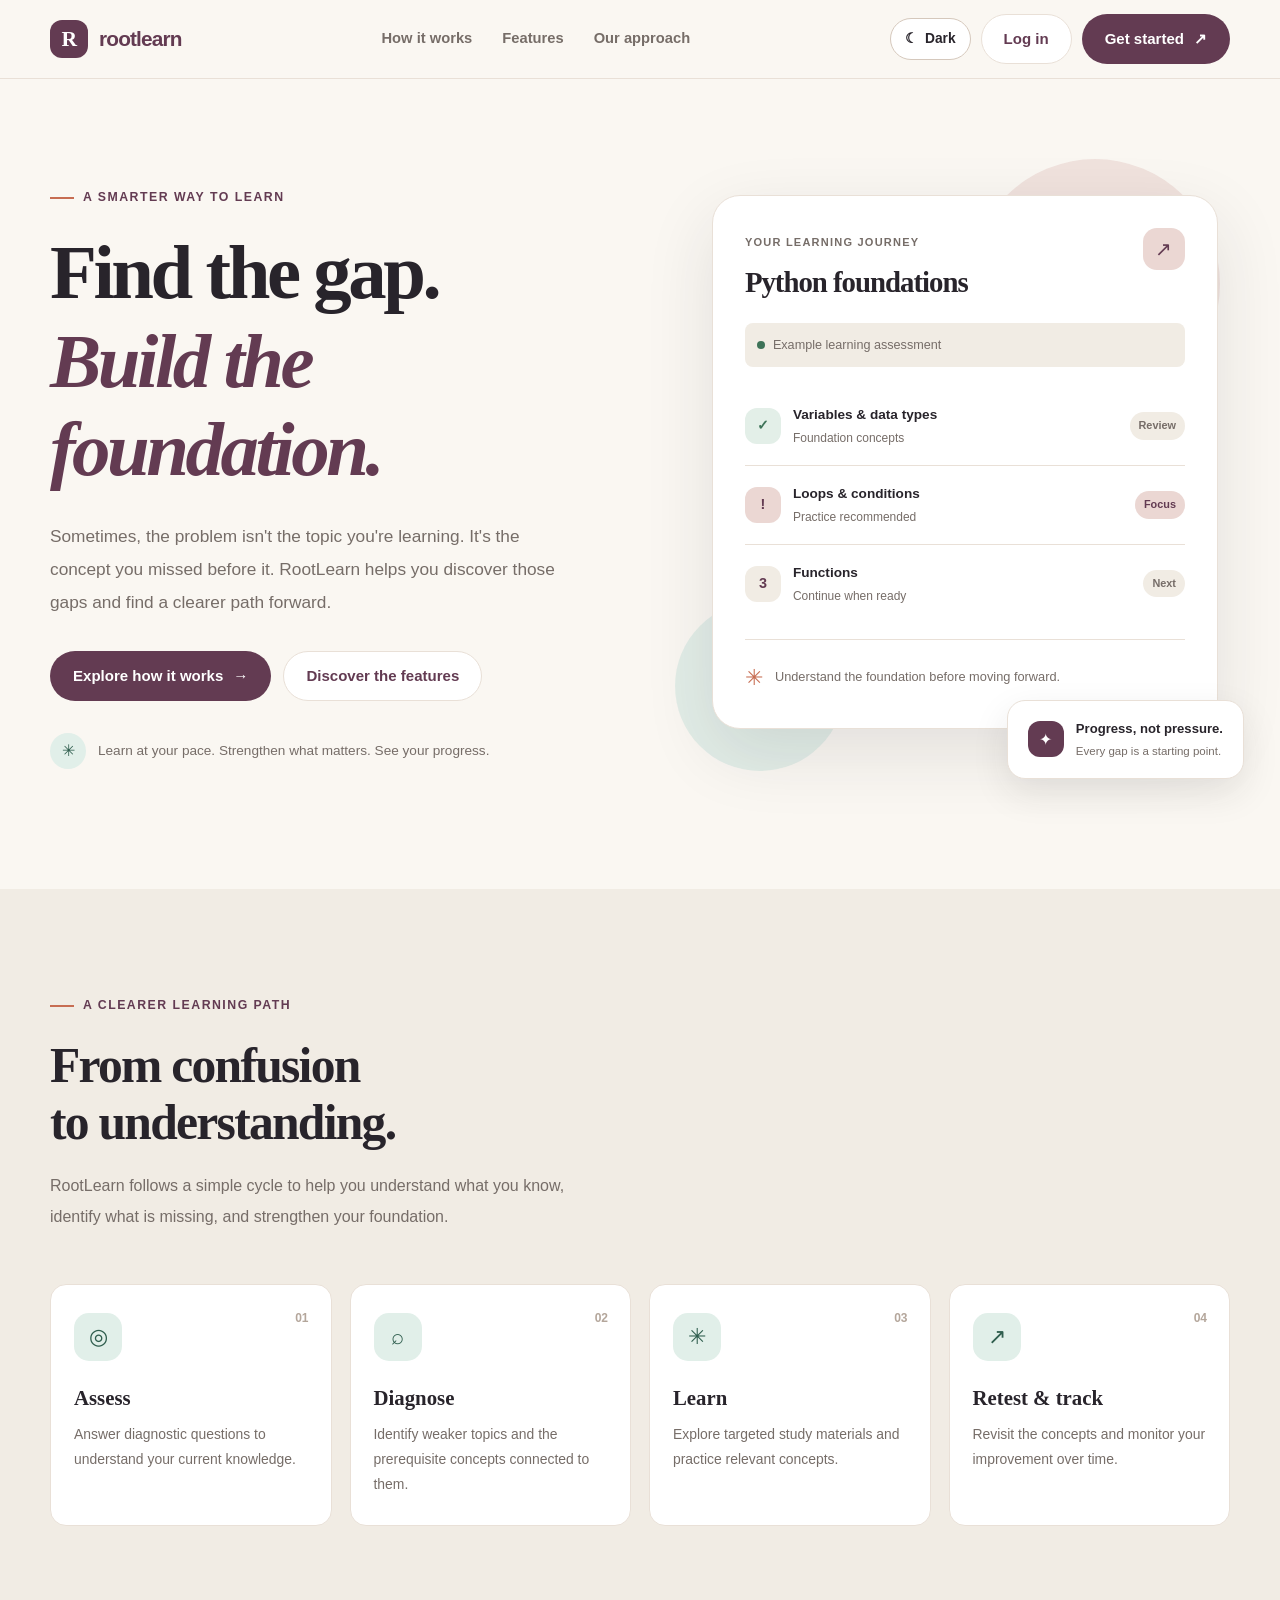
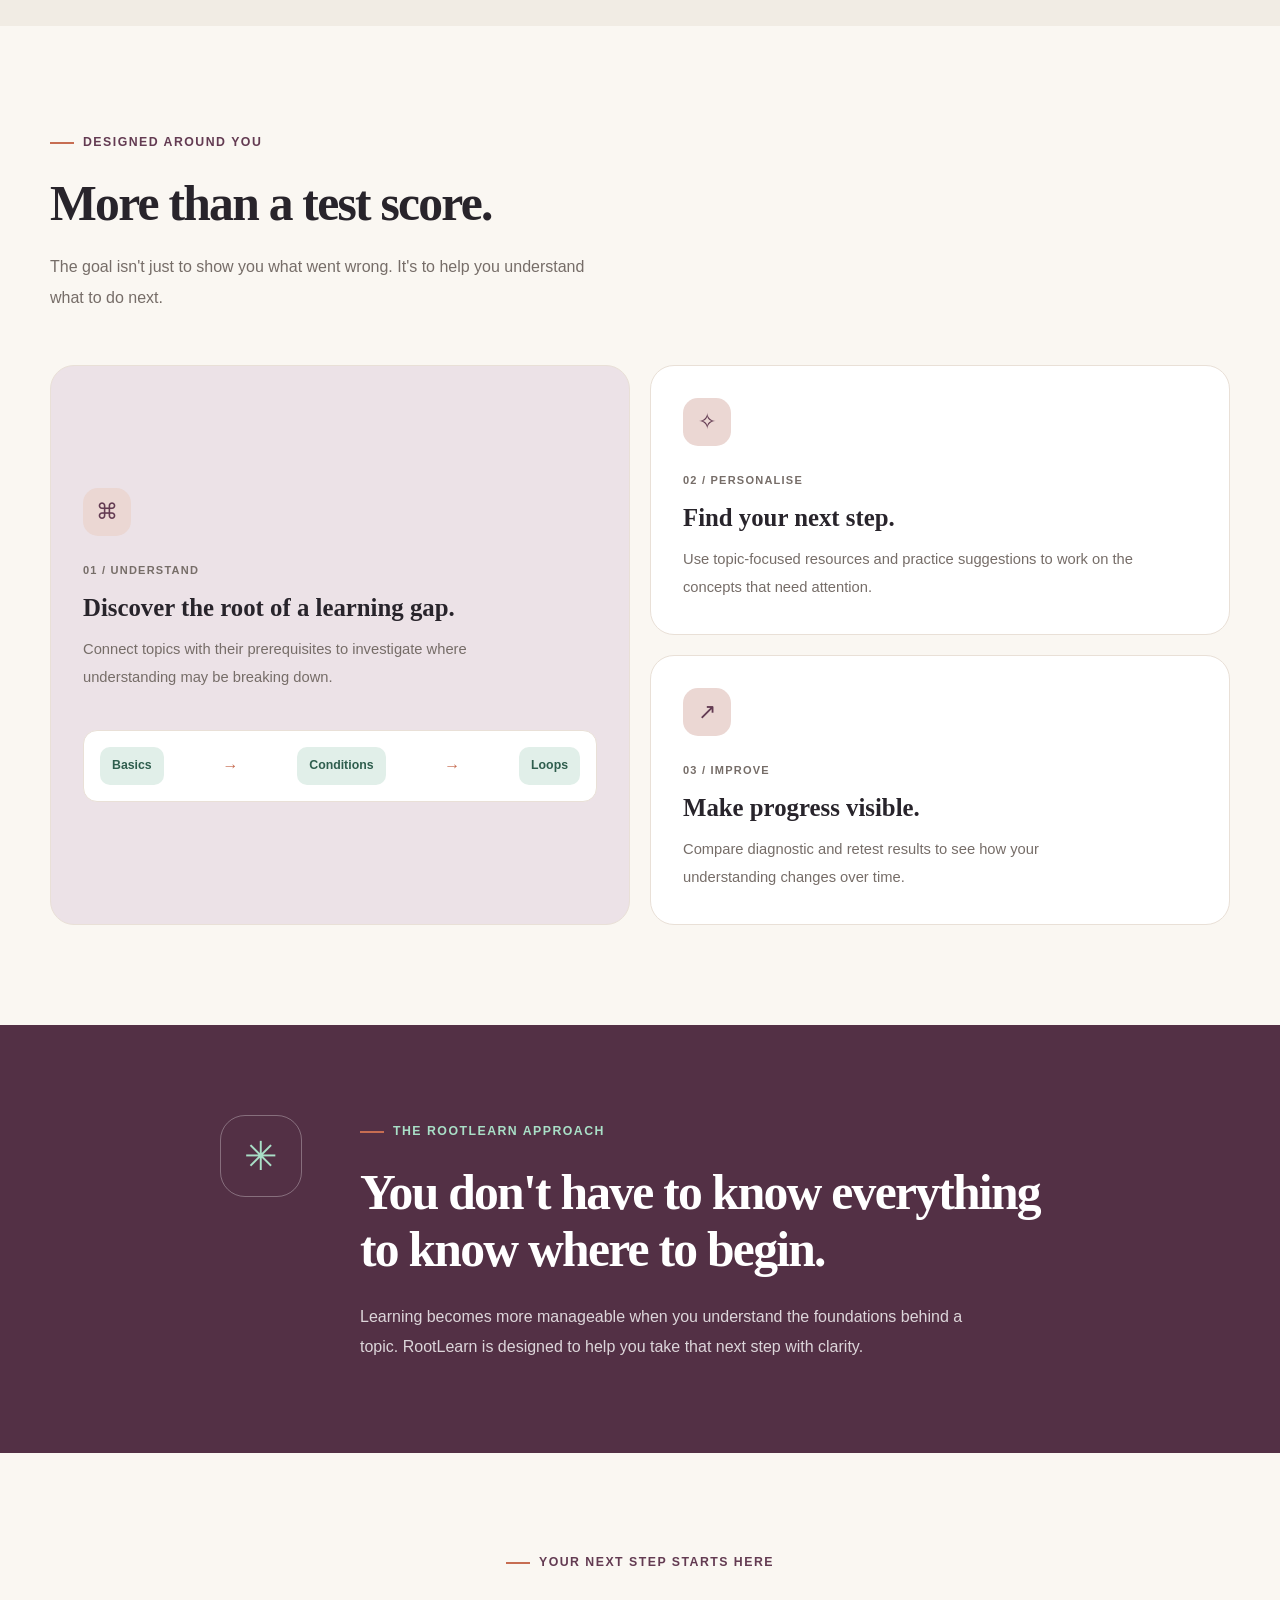
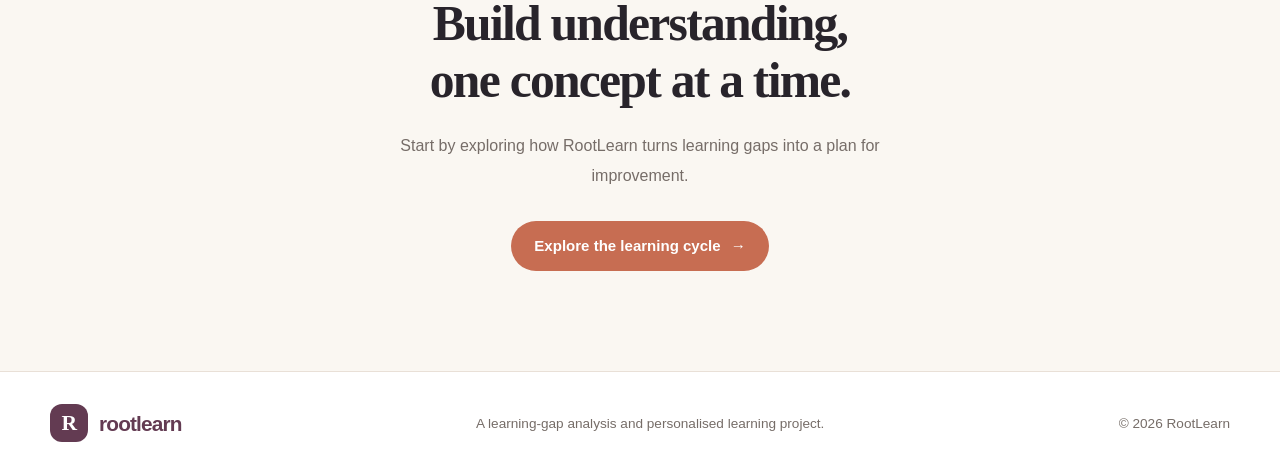
<file: frontend/index.html>
<!DOCTYPE html>
<html lang="en">
<head>
    <meta charset="UTF-8">

    <meta
        name="viewport"
        content="width=device-width, initial-scale=1.0"
    >

    <meta
        name="description"
        content="RootLearn helps students discover learning gaps, strengthen prerequisite concepts, and track their learning progress."
    >

    <meta name="theme-color" content="#FAF7F2">

    <title>RootLearn — Understand What You Need to Learn</title>

    <link rel="stylesheet" href="css/variables.css">
    <link rel="stylesheet" href="css/style.css">
</head>

<body>

    <!-- Navigation -->
    <header class="site-header">
        <nav class="navbar container" aria-label="Main navigation">

            <a href="index.html" class="brand" aria-label="RootLearn home">
                <span class="brand-mark" aria-hidden="true">R</span>
                <span>rootlearn</span>
            </a>

            <div class="nav-links">
                <a href="#how-it-works">How it works</a>
                <a href="#features">Features</a>
                <a href="#approach">Our approach</a>
            </div>

            <div class="nav-actions">
                <button
                    type="button"
                    id="themeToggleBtn"
                    class="theme-toggle"
                    aria-label="Toggle light and dark theme"
                    aria-pressed="false"
                >
                    <span id="themeToggleIcon" aria-hidden="true">☾</span>
                    <span id="themeToggleText">Dark</span>
                </button>

                <a href="pages/login.html" class="button button-secondary">
                    Log in
                </a>

                <a href="pages/register.html" class="button button-primary">
                    Get started <span aria-hidden="true">↗</span>
                </a>
            </div>

        </nav>
    </header>


    <main>

        <!-- Hero section -->
        <section class="hero" id="get-started">

            <div class="hero-grid container">

                <div class="hero-copy">

                    <span class="eyebrow">
                        A smarter way to learn
                    </span>

                    <h1>
                        Find the gap.<br>
                        <span class="hero-highlight">
                            Build the foundation.
                        </span>
                    </h1>

                    <p class="hero-description">
                        Sometimes, the problem isn't the topic you're
                        learning. It's the concept you missed before it.
                        RootLearn helps you discover those gaps and
                        find a clearer path forward.
                    </p>

                    <div class="hero-actions">
                        <a href="#how-it-works" class="button button-primary">
                            Explore how it works
                            <span aria-hidden="true">→</span>
                        </a>

                        <a href="#features" class="button button-secondary">
                            Discover the features
                        </a>
                    </div>

                    <div class="hero-note">
                        <span class="note-icon" aria-hidden="true">✳</span>
                        <p>
                            Learn at your pace. Strengthen what matters.
                            See your progress.
                        </p>
                    </div>

                </div>


                <!-- Illustrative learning journey card -->
                <div class="hero-visual">

                    <div class="decor decor-one" aria-hidden="true"></div>
                    <div class="decor decor-two" aria-hidden="true"></div>

                    <article class="learning-card">

                        <div class="learning-card-top">
                            <div>
                                <span class="small-label">
                                    YOUR LEARNING JOURNEY
                                </span>

                                <h2 class="journey-title">
                                    Python foundations
                                </h2>
                            </div>

                            <span class="journey-symbol" aria-hidden="true">
                                ↗
                            </span>
                        </div>


                        <div class="journey-status">
                            <span class="status-dot"></span>
                            <span>Example learning assessment</span>
                        </div>


                        <div class="journey-path">

                            <div class="path-item completed">
                                <span class="path-marker" aria-hidden="true">✓</span>

                                <div class="path-copy">
                                    <strong>Variables & data types</strong>
                                    <span>Foundation concepts</span>
                                </div>

                                <span class="path-tag">Review</span>
                            </div>


                            <div class="path-item needs-attention">
                                <span class="path-marker" aria-hidden="true">!</span>

                                <div class="path-copy">
                                    <strong>Loops & conditions</strong>
                                    <span>Practice recommended</span>
                                </div>

                                <span class="path-tag">Focus</span>
                            </div>


                            <div class="path-item upcoming">
                                <span class="path-marker" aria-hidden="true">3</span>

                                <div class="path-copy">
                                    <strong>Functions</strong>
                                    <span>Continue when ready</span>
                                </div>

                                <span class="path-tag">Next</span>
                            </div>

                        </div>


                        <div class="learning-card-bottom">
                            <span class="bottom-symbol" aria-hidden="true">✳</span>

                            <p>
                                Understand the foundation before
                                moving forward.
                            </p>
                        </div>

                    </article>

                    <div class="floating-note">
                        <span aria-hidden="true">✦</span>
                        <div>
                            <strong>Progress, not pressure.</strong>
                            <p>Every gap is a starting point.</p>
                        </div>
                    </div>

                </div>

            </div>

        </section>


        <!-- How it works -->
        <section class="section how-section" id="how-it-works">

            <div class="container">

                <div class="section-heading">
                    <span class="eyebrow">A clearer learning path</span>

                    <h2>
                        From confusion<br>
                        to understanding.
                    </h2>

                    <p>
                        RootLearn follows a simple cycle to help you
                        understand what you know, identify what is
                        missing, and strengthen your foundation.
                    </p>
                </div>


                <div class="steps-grid">

                    <article class="step-card">
                        <span class="step-number">01</span>
                        <span class="step-icon" aria-hidden="true">◎</span>

                        <h3>Assess</h3>

                        <p>
                            Answer diagnostic questions to understand
                            your current knowledge.
                        </p>
                    </article>


                    <article class="step-card">
                        <span class="step-number">02</span>
                        <span class="step-icon" aria-hidden="true">⌕</span>

                        <h3>Diagnose</h3>

                        <p>
                            Identify weaker topics and the prerequisite
                            concepts connected to them.
                        </p>
                    </article>


                    <article class="step-card">
                        <span class="step-number">03</span>
                        <span class="step-icon" aria-hidden="true">✳</span>

                        <h3>Learn</h3>

                        <p>
                            Explore targeted study materials and
                            practice relevant concepts.
                        </p>
                    </article>


                    <article class="step-card">
                        <span class="step-number">04</span>
                        <span class="step-icon" aria-hidden="true">↗</span>

                        <h3>Retest & track</h3>

                        <p>
                            Revisit the concepts and monitor your
                            improvement over time.
                        </p>
                    </article>

                </div>

            </div>

        </section>


        <!-- Features -->
        <section class="section features-section" id="features">

            <div class="container">

                <div class="section-heading">
                    <span class="eyebrow">Designed around you</span>

                    <h2>
                        More than a test score.
                    </h2>

                    <p>
                        The goal isn't just to show you what went wrong.
                        It's to help you understand what to do next.
                    </p>
                </div>


                <div class="features-grid">

                    <article class="feature-card feature-card-large">

                        <span class="feature-icon" aria-hidden="true">⌘</span>

                        <span class="feature-label">01 / UNDERSTAND</span>

                        <h3>Discover the root of a learning gap.</h3>

                        <p>
                            Connect topics with their prerequisites
                            to investigate where understanding may
                            be breaking down.
                        </p>

                        <div class="mini-topic-map" aria-label="Illustration of connected learning topics">
                            <span>Basics</span>
                            <span aria-hidden="true">→</span>
                            <span>Conditions</span>
                            <span aria-hidden="true">→</span>
                            <span>Loops</span>
                        </div>

                    </article>


                    <article class="feature-card">

                        <span class="feature-icon" aria-hidden="true">✧</span>

                        <span class="feature-label">02 / PERSONALISE</span>

                        <h3>Find your next step.</h3>

                        <p>
                            Use topic-focused resources and practice
                            suggestions to work on the concepts
                            that need attention.
                        </p>

                    </article>


                    <article class="feature-card">

                        <span class="feature-icon" aria-hidden="true">↗</span>

                        <span class="feature-label">03 / IMPROVE</span>

                        <h3>Make progress visible.</h3>

                        <p>
                            Compare diagnostic and retest results
                            to see how your understanding changes
                            over time.
                        </p>

                    </article>

                </div>

            </div>

        </section>


        <!-- Approach -->
        <section class="approach-section" id="approach">

            <div class="container approach-inner">

                <span class="approach-symbol" aria-hidden="true">✳</span>

                <div>
                    <span class="eyebrow">The RootLearn approach</span>

                    <h2>
                        You don't have to know everything
                        to know where to begin.
                    </h2>

                    <p>
                        Learning becomes more manageable when you
                        understand the foundations behind a topic.
                        RootLearn is designed to help you take that
                        next step with clarity.
                    </p>
                </div>

            </div>

        </section>


        <!-- Final CTA -->
        <section class="final-cta">

            <div class="container final-cta-inner">

                <span class="eyebrow">Your next step starts here</span>

                <h2>
                    Build understanding,<br>
                    one concept at a time.
                </h2>

                <p>
                    Start by exploring how RootLearn turns
                    learning gaps into a plan for improvement.
                </p>

                <a href="#how-it-works" class="button button-light">
                    Explore the learning cycle
                    <span aria-hidden="true">→</span>
                </a>

            </div>

        </section>

    </main>


    <!-- Footer -->
    <footer class="site-footer">

        <div class="container footer-content">

            <a href="index.html" class="brand">
                <span class="brand-mark" aria-hidden="true">R</span>
                <span>rootlearn</span>
            </a>

            <p>
                A learning-gap analysis and personalised learning project.
            </p>

            <p>
                © <span id="current-year"></span> RootLearn
            </p>

        </div>

    </footer>


    <script src="js/theme.js"></script>
    <script src="js/app.js"></script>

</body>
</html>
</file>
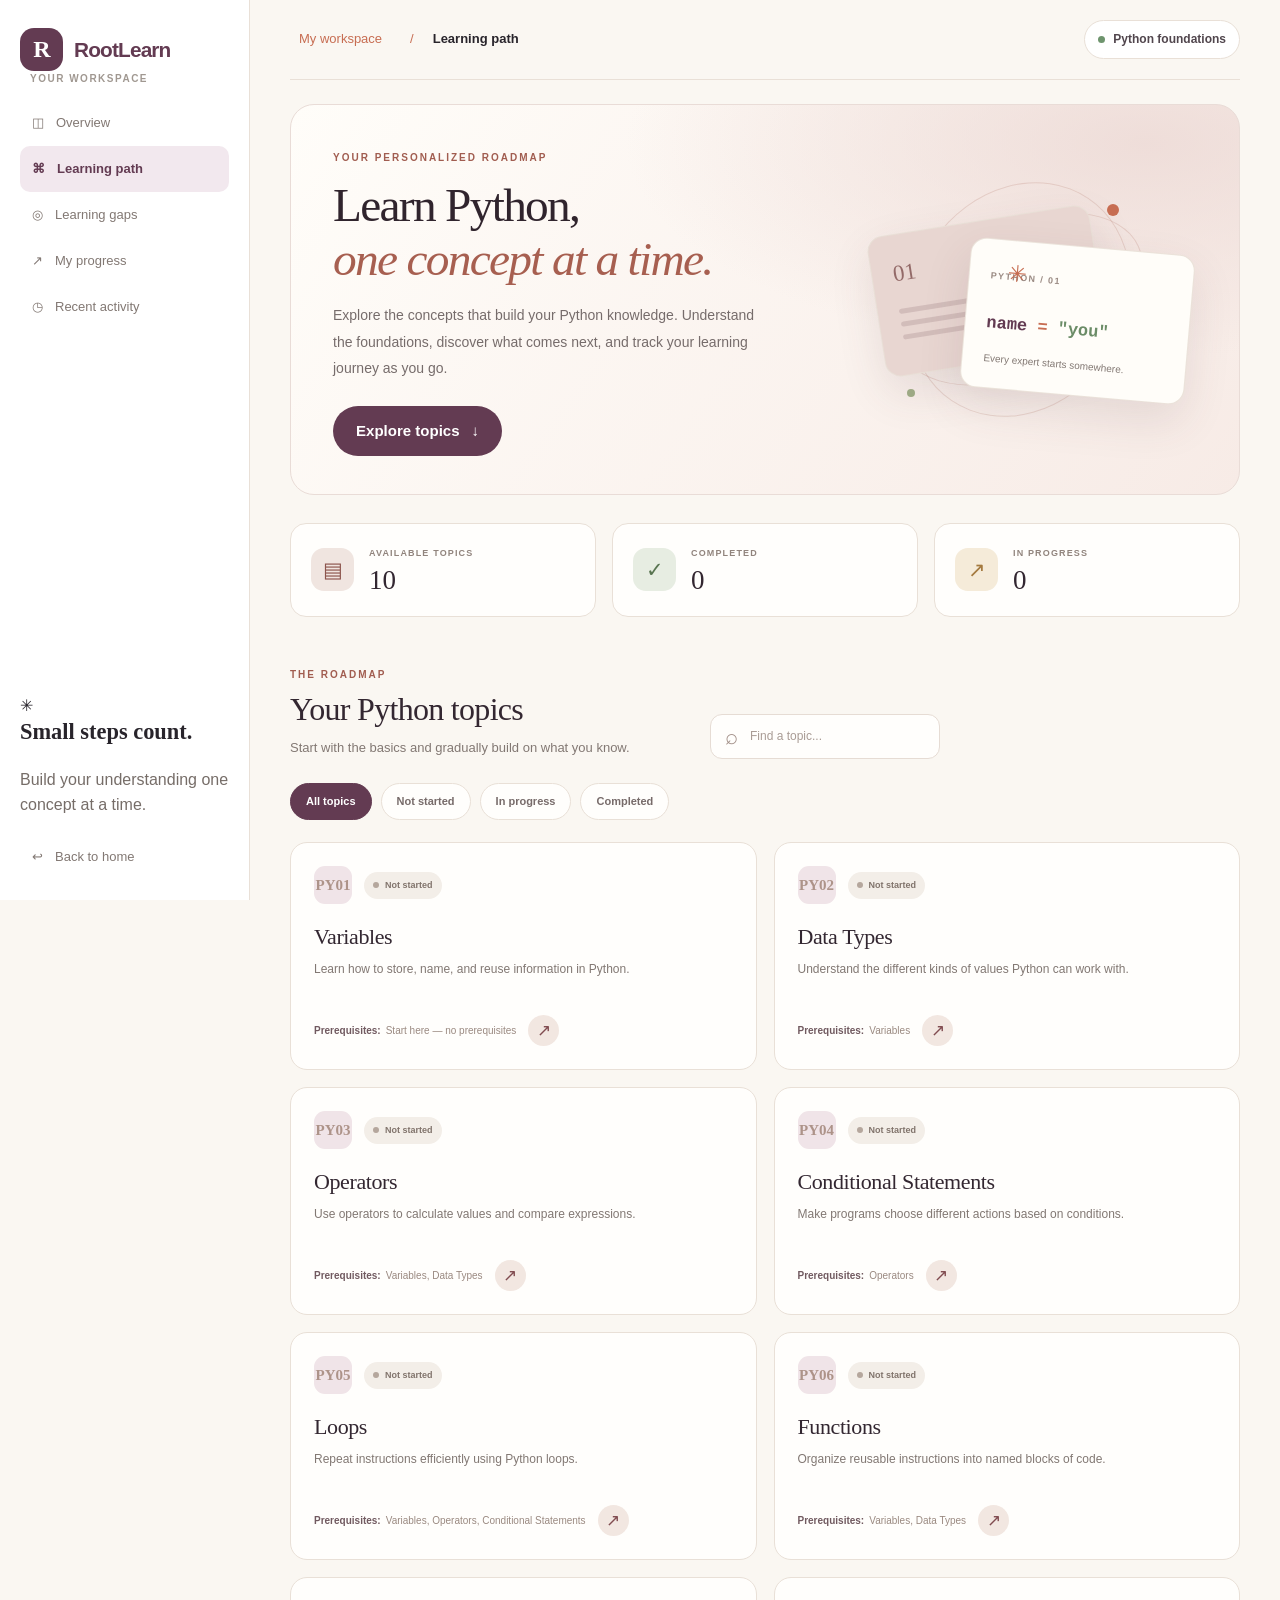
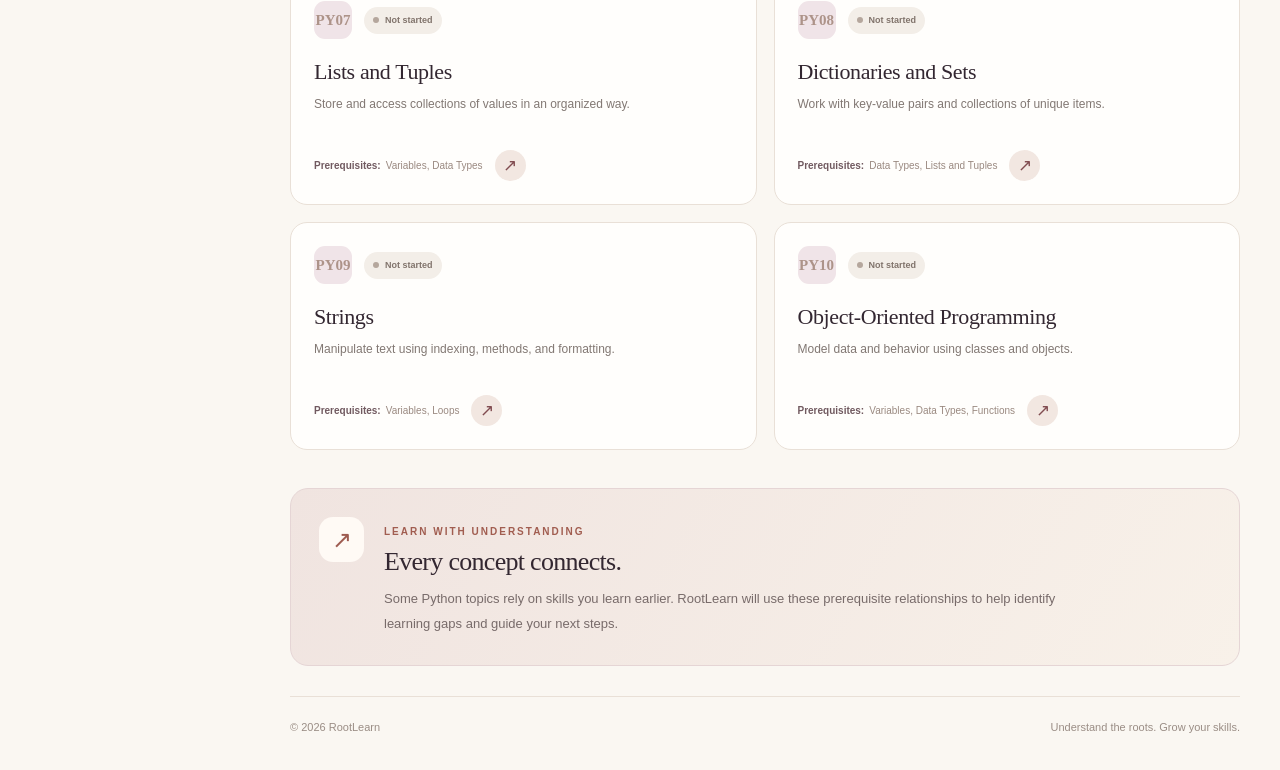
<file: frontend/pages/learning-path.html>
<!DOCTYPE html>
<html lang="en">
<head>
    <meta charset="UTF-8">
    <meta name="viewport" content="width=device-width, initial-scale=1.0">
    <meta name="description" content="Explore your personalized Python learning path with RootLearn.">
    <title>Python Learning Path | RootLearn</title>

    <link rel="stylesheet" href="../css/variables.css">
    <link rel="stylesheet" href="../css/style.css">
    <link rel="stylesheet" href="../css/dashboard.css">
    <link rel="stylesheet" href="../css/learning-path.css">
</head>

<body class="learning-path-page">

    <div class="dashboard-layout">

        <!-- Sidebar -->
        <aside class="dashboard-sidebar" id="dashboardSidebar">
            <a href="../index.html" class="brand">
                <span class="brand-mark">R</span>
                <span>RootLearn</span>
            </a>

            <p class="sidebar-label">YOUR WORKSPACE</p>

            <nav class="sidebar-nav" aria-label="Main navigation">
                <a href="dashboard.html" class="sidebar-link">
                    <span>◫</span> Overview
                </a>

                <a href="learning-path.html"
                   class="sidebar-link active"
                   aria-current="page">
                    <span>⌘</span> Learning path
                </a>

                <a href="dashboard.html#learning-gaps" class="sidebar-link">
                    <span>◎</span> Learning gaps
                </a>

                <a href="dashboard.html#progress" class="sidebar-link">
                    <span>↗</span> My progress
                </a>

                <a href="dashboard.html#recent-activity" class="sidebar-link">
                    <span>◷</span> Recent activity
                </a>
            </nav>

            <div class="sidebar-bottom">
                <div class="sidebar-note">
                    <span class="sidebar-note-icon">✳</span>
                    <h3>Small steps count.</h3>
                    <p>Build your understanding one concept at a time.</p>
                </div>

                <a href="../index.html" class="sidebar-link">
                    <span>↩</span> Back to home
                </a>
            </div>
        </aside>

        <!-- Main content -->
        <main class="dashboard-main learning-main">

            <header class="dashboard-topbar">
                <button
                    class="mobile-menu-button"
                    id="mobileMenuButton"
                    type="button"
                    aria-label="Open navigation"
                    aria-expanded="false">
                    ☰
                </button>

                <div class="breadcrumb">
                    <span>My workspace</span>
                    <span>/</span>
                    <strong>Learning path</strong>
                </div>

                <span class="course-pill">
                    <span class="status-dot"></span>
                    Python foundations
                </span>
            </header>

            <!-- Page introduction -->
            <section class="learning-hero">
                <div class="learning-hero-copy">
                    <span class="eyebrow">YOUR PERSONALIZED ROADMAP</span>
                    <h1>Learn Python,<br><span>one concept at a time.</span></h1>
                    <p>
                        Explore the concepts that build your Python knowledge.
                        Understand the foundations, discover what comes next,
                        and track your learning journey as you go.
                    </p>

                    <a href="#topicLibrary" class="button button-primary">
                        Explore topics <span aria-hidden="true">↓</span>
                    </a>
                </div>

                <div class="learning-hero-art" aria-hidden="true">
                    <div class="orbit orbit-one"></div>
                    <div class="orbit orbit-two"></div>

                    <div class="learning-art-card art-card-back">
                        <span>01</span>
                        <div class="art-lines">
                            <i></i><i></i><i></i>
                        </div>
                    </div>

                    <div class="learning-art-card art-card-front">
                        <span class="art-sparkle">✳</span>
                        <span class="art-code-label">PYTHON / 01</span>
                        <div class="art-code">
                            <span>name</span> <b>=</b> <em>"you"</em>
                        </div>
                        <p>Every expert starts somewhere.</p>
                    </div>

                    <span class="floating-dot dot-one"></span>
                    <span class="floating-dot dot-two"></span>
                    <span class="floating-star">✳</span>
                </div>
            </section>

            <!-- Summary -->
            <section class="learning-summary" aria-label="Learning path summary">
                <article class="learning-summary-card">
                    <span class="summary-icon">▤</span>
                    <div>
                        <span class="summary-label">AVAILABLE TOPICS</span>
                        <strong id="totalTopics">10</strong>
                    </div>
                </article>

                <article class="learning-summary-card">
                    <span class="summary-icon summary-icon-rose">✓</span>
                    <div>
                        <span class="summary-label">COMPLETED</span>
                        <strong id="completedTopics">0</strong>
                    </div>
                </article>

                <article class="learning-summary-card">
                    <span class="summary-icon summary-icon-gold">↗</span>
                    <div>
                        <span class="summary-label">IN PROGRESS</span>
                        <strong id="inProgressTopics">0</strong>
                    </div>
                </article>
            </section>

            <!-- Roadmap -->
            <section class="learning-section" id="topicLibrary">
                <div class="section-heading">
                    <div>
                        <span class="eyebrow">THE ROADMAP</span>
                        <h2>Your Python topics</h2>
                        <p>Start with the basics and gradually build on what you know.</p>
                    </div>

                    <label class="topic-search">
                        <span aria-hidden="true">⌕</span>
                        <input
                            type="search"
                            id="topicSearch"
                            placeholder="Find a topic..."
                            aria-label="Search Python topics">
                    </label>
                </div>

                <div class="topic-filters" aria-label="Filter topics">
                    <button type="button" class="topic-filter active"
                            data-filter="all" aria-pressed="true">
                        All topics
                    </button>
                    <button type="button" class="topic-filter"
                            data-filter="not-started" aria-pressed="false">
                        Not started
                    </button>
                    <button type="button" class="topic-filter"
                            data-filter="in-progress" aria-pressed="false">
                        In progress
                    </button>
                    <button type="button" class="topic-filter"
                            data-filter="completed" aria-pressed="false">
                        Completed
                    </button>
                </div>

                <div class="topic-grid" id="topicGrid">
                    <!-- Topic cards are added by learning-path.js -->
                </div>

                <div class="topic-empty-state" id="topicEmptyState" hidden>
                    <span>⌕</span>
                    <h3>No topics found</h3>
                    <p>Try a different search or choose another filter.</p>
                </div>
            </section>

            <!-- Prerequisite explanation -->
            <section class="prerequisite-banner">
                <div class="prerequisite-icon" aria-hidden="true">↗</div>
                <div>
                    <span class="eyebrow">LEARN WITH UNDERSTANDING</span>
                    <h2>Every concept connects.</h2>
                    <p>
                        Some Python topics rely on skills you learn earlier.
                        RootLearn will use these prerequisite relationships
                        to help identify learning gaps and guide your next steps.
                    </p>
                </div>
            </section>

            <footer class="dashboard-footer">
                <span>© <span id="learningYear"></span> RootLearn</span>
                <span>Understand the roots. Grow your skills.</span>
            </footer>

        </main>
    </div>

    <div class="sidebar-overlay" id="sidebarOverlay"></div>

    <div class="dashboard-toast" id="learningToast"
         role="status" aria-live="polite"></div>

    <script src="../js/learning-path.js"></script>
</body>
</html>
</file>
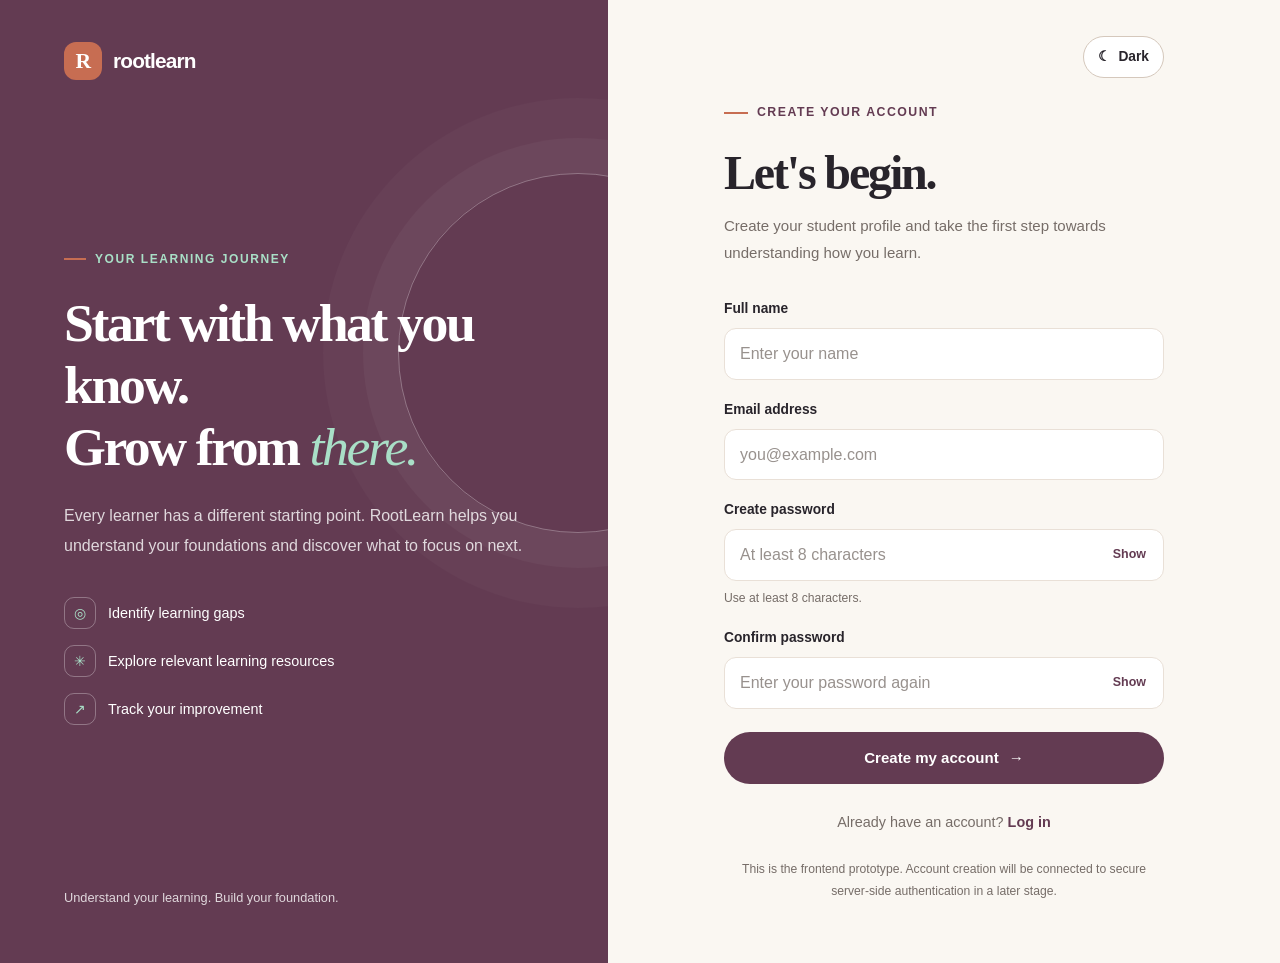
<file: frontend/pages/register.html>
<!DOCTYPE html>
<html lang="en">
<head>
    <meta charset="UTF-8">

    <meta name="viewport" content="width=device-width, initial-scale=1.0">

    <meta
        name="description"
        content="Create your RootLearn account and begin your personalized learning journey."
    >

    <title>Create Account | RootLearn</title>

    <link rel="stylesheet" href="../css/variables.css">
    <link rel="stylesheet" href="../css/style.css">

    <style>
        .auth-page {
            min-height: 100vh;
            display: grid;
            grid-template-columns: 0.95fr 1.05fr;
        }

        .auth-story {
            position: relative;
            display: flex;
            flex-direction: column;
            justify-content: space-between;
            padding: 42px clamp(28px, 5vw, 76px);
            overflow: hidden;
            background: var(--color-primary);
            color: var(--color-on-primary);
        }

        .auth-story::before {
            content: "";
            position: absolute;
            width: 360px;
            height: 360px;
            right: -150px;
            top: 18%;
            border: 1px solid var(--color-approach-border);
            border-radius: 50%;
            box-shadow:
                0 0 0 35px rgba(255, 255, 255, 0.035),
                0 0 0 75px rgba(255, 255, 255, 0.025);
        }

        .auth-story .brand {
            color: var(--color-on-primary);
            position: relative;
            z-index: 1;
        }

        .auth-story .brand-mark {
            background: var(--color-accent);
            color: var(--color-on-accent);
        }

        .story-content {
            position: relative;
            z-index: 1;
            max-width: 490px;
            margin-block: 60px;
        }

        .story-label {
            display: inline-flex;
            align-items: center;
            gap: 9px;
            color: var(--color-approach-accent);
            font-size: 0.75rem;
            font-weight: 700;
            letter-spacing: 0.13em;
            text-transform: uppercase;
        }

        .story-label::before {
            content: "";
            width: 22px;
            height: 2px;
            background: var(--color-accent);
        }

        .story-content h1 {
            margin-top: 24px;
            margin-bottom: 22px;
            color: var(--color-approach-text);
            font-size: clamp(2.6rem, 4.2vw, 4.2rem);
        }

        .story-content h1 em {
            color: var(--color-approach-accent);
            font-weight: 500;
        }

        .story-content > p {
            color: var(--color-approach-muted);
            font-size: 1rem;
            line-height: 1.9;
        }

        .story-points {
            display: grid;
            gap: 16px;
            margin-top: 36px;
        }

        .story-point {
            display: flex;
            align-items: center;
            gap: 12px;
            color: var(--color-approach-text);
            font-size: 0.9rem;
        }

        .story-point span {
            display: grid;
            place-items: center;
            width: 32px;
            height: 32px;
            flex-shrink: 0;
            border: 1px solid var(--color-approach-border);
            border-radius: 10px;
            color: var(--color-approach-accent);
        }

        .story-footer {
            position: relative;
            z-index: 1;
            color: var(--color-approach-muted);
            font-size: 0.8rem;
        }

        .auth-form-side {
            display: flex;
            flex-direction: column;
            justify-content: center;
            align-items: center;
            padding: 36px 24px 48px;
            background: var(--color-bg);
        }

        .auth-top-bar {
            width: min(100%, 440px);
            display: flex;
            justify-content: flex-end;
            margin-bottom: 18px;
        }

        .auth-form-container {
            width: min(100%, 440px);
        }

        .mobile-brand {
            display: none;
            margin-bottom: 32px;
        }

        .auth-heading {
            margin-bottom: 12px;
            font-size: clamp(2.2rem, 4vw, 3rem);
        }

        .auth-subtitle {
            margin-bottom: 32px;
            line-height: 1.8;
            font-size: 0.94rem;
        }

        .auth-form {
            display: grid;
            gap: 19px;
        }

        .form-field {
            display: grid;
            gap: 8px;
        }

        .form-field label {
            color: var(--color-text);
            font-size: 0.86rem;
            font-weight: 700;
        }

        .form-field input {
            width: 100%;
            min-height: 50px;
            padding: 12px 15px;
            border: 1px solid var(--color-border);
            border-radius: 12px;
            background: var(--color-surface);
            color: var(--color-text);
            outline: none;
            transition:
                border-color var(--transition-fast),
                box-shadow var(--transition-fast),
                background var(--transition-fast);
        }

        .form-field input:focus {
            border-color: var(--color-primary);
            box-shadow: 0 0 0 3px var(--color-accent-soft);
        }

        .form-field input::placeholder {
            color: var(--color-text-muted);
            opacity: 0.75;
        }

        .password-wrap {
            position: relative;
        }

        .password-wrap input {
            padding-right: 75px;
        }

        .password-toggle {
            position: absolute;
            top: 50%;
            right: 13px;
            transform: translateY(-50%);
            padding: 5px;
            border: none;
            background: transparent;
            color: var(--color-primary);
            font-size: 0.78rem;
            font-weight: 700;
        }

        .field-hint {
            color: var(--color-text-muted);
            font-size: 0.76rem;
        }

        .form-error {
            display: none;
            padding: 12px 14px;
            border: 1px solid var(--color-danger);
            border-radius: 10px;
            background: var(--color-accent-soft);
            color: var(--color-danger);
            font-size: 0.84rem;
        }

        .form-error.visible {
            display: block;
        }

        .form-success {
            display: none;
            padding: 13px 15px;
            border: 1px solid var(--color-success);
            border-radius: 10px;
            background: var(--color-success-soft);
            color: var(--color-success);
            font-size: 0.86rem;
        }

        .form-success.visible {
            display: block;
        }

        .auth-submit {
            width: 100%;
            min-height: 52px;
            margin-top: 4px;
        }

        .auth-switch {
            margin-top: 27px;
            text-align: center;
            font-size: 0.9rem;
        }

        .auth-switch a {
            color: var(--color-primary);
            font-weight: 700;
        }

        .auth-switch a:hover {
            text-decoration: underline;
        }

        .privacy-note {
            margin-top: 25px;
            text-align: center;
            font-size: 0.76rem;
            line-height: 1.8;
        }

        @media (max-width: 850px) {
            .auth-page {
                grid-template-columns: 1fr;
            }

            .auth-story {
                display: none;
            }

            .auth-form-side {
                min-height: 100vh;
                padding: 28px 22px 38px;
            }

            .mobile-brand {
                display: inline-flex;
            }
        }
    </style>
</head>

<body>

    <main class="auth-page">

        <section class="auth-story" aria-label="About RootLearn">

            <a href="../index.html" class="brand">
                <span class="brand-mark" aria-hidden="true">R</span>
                <span>rootlearn</span>
            </a>

            <div class="story-content">

                <span class="story-label">
                    Your learning journey
                </span>

                <h1>
                    Start with what you know.<br>
                    Grow from <em>there.</em>
                </h1>

                <p>
                    Every learner has a different starting point.
                    RootLearn helps you understand your foundations
                    and discover what to focus on next.
                </p>

                <div class="story-points">

                    <div class="story-point">
                        <span aria-hidden="true">◎</span>
                        Identify learning gaps
                    </div>

                    <div class="story-point">
                        <span aria-hidden="true">✳</span>
                        Explore relevant learning resources
                    </div>

                    <div class="story-point">
                        <span aria-hidden="true">↗</span>
                        Track your improvement
                    </div>

                </div>

            </div>

            <p class="story-footer">
                Understand your learning. Build your foundation.
            </p>

        </section>


        <section class="auth-form-side">

            <div class="auth-top-bar">
                <button
                    type="button"
                    id="themeToggleBtn"
                    class="theme-toggle"
                    aria-label="Toggle light and dark theme"
                    aria-pressed="false"
                >
                    <span id="themeToggleIcon" aria-hidden="true">☾</span>
                    <span id="themeToggleText">Dark</span>
                </button>
            </div>

            <div class="auth-form-container">

                <a href="../index.html" class="brand mobile-brand">
                    <span class="brand-mark" aria-hidden="true">R</span>
                    <span>rootlearn</span>
                </a>

                <span class="eyebrow">Create your account</span>

                <h1 class="auth-heading">
                    Let's begin.
                </h1>

                <p class="auth-subtitle">
                    Create your student profile and take the first
                    step towards understanding how you learn.
                </p>

                <div
                    id="form-error"
                    class="form-error"
                    role="alert"
                    aria-live="polite"
                ></div>

                <div
                    id="form-success"
                    class="form-success"
                    role="status"
                    aria-live="polite"
                ></div>

                <form id="register-form" class="auth-form">

                    <div class="form-field">
                        <label for="full-name">Full name</label>

                        <input
                            id="full-name"
                            name="fullName"
                            type="text"
                            placeholder="Enter your name"
                            autocomplete="name"
                            minlength="2"
                            maxlength="80"
                            required
                        >
                    </div>


                    <div class="form-field">
                        <label for="email">Email address</label>

                        <input
                            id="email"
                            name="email"
                            type="email"
                            placeholder="you@example.com"
                            autocomplete="email"
                            maxlength="254"
                            required
                        >
                    </div>


                    <div class="form-field">
                        <label for="password">Create password</label>

                        <div class="password-wrap">

                            <input
                                id="password"
                                name="password"
                                type="password"
                                placeholder="At least 8 characters"
                                autocomplete="new-password"
                                minlength="8"
                                maxlength="128"
                                aria-describedby="password-hint"
                                required
                            >

                            <button
                                class="password-toggle"
                                type="button"
                                data-toggle-password="password"
                                aria-pressed="false"
                            >
                                Show
                            </button>

                        </div>

                        <span id="password-hint" class="field-hint">
                            Use at least 8 characters.
                        </span>
                    </div>


                    <div class="form-field">
                        <label for="confirm-password">
                            Confirm password
                        </label>

                        <div class="password-wrap">

                            <input
                                id="confirm-password"
                                name="confirmPassword"
                                type="password"
                                placeholder="Enter your password again"
                                autocomplete="new-password"
                                minlength="8"
                                maxlength="128"
                                required
                            >

                            <button
                                class="password-toggle"
                                type="button"
                                data-toggle-password="confirm-password"
                                aria-pressed="false"
                            >
                                Show
                            </button>

                        </div>
                    </div>


                    <button
                        class="button button-primary auth-submit"
                        type="submit"
                    >
                        Create my account <span aria-hidden="true">→</span>
                    </button>

                </form>


                <p class="auth-switch">
                    Already have an account?
                    <a href="login.html">Log in</a>
                </p>

                <p class="privacy-note">
                    This is the frontend prototype. Account creation
                    will be connected to secure server-side
                    authentication in a later stage.
                </p>

            </div>

        </section>

    </main>

    <script>
        "use strict";

        const registerForm = document.getElementById("register-form");
        const errorBox = document.getElementById("form-error");
        const successBox = document.getElementById("form-success");

        function showError(message) {
            errorBox.textContent = message;
            errorBox.classList.add("visible");
            successBox.classList.remove("visible");
        }

        function showSuccess(message) {
            successBox.textContent = message;
            successBox.classList.add("visible");
            errorBox.classList.remove("visible");
        }

        function hideMessages() {
            errorBox.classList.remove("visible");
            successBox.classList.remove("visible");
            errorBox.textContent = "";
            successBox.textContent = "";
        }

        document.querySelectorAll("[data-toggle-password]").forEach((button) => {
            button.addEventListener("click", () => {
                const inputId = button.dataset.togglePassword;
                const input = document.getElementById(inputId);

                if (!input) {
                    return;
                }

                const shouldShow = input.type === "password";
                input.type = shouldShow ? "text" : "password";
                button.textContent = shouldShow ? "Hide" : "Show";
                button.setAttribute("aria-pressed", String(shouldShow));
            });
        });

        registerForm.addEventListener("input", hideMessages);

        registerForm.addEventListener("submit", async (event) => {
            event.preventDefault();
            hideMessages();

            if (!registerForm.reportValidity()) {
                return;
            }

            const fullName = document.getElementById("full-name").value.trim();
            const email = document.getElementById("email").value.trim();
            const password = document.getElementById("password").value;
            const confirmPassword = document.getElementById("confirm-password").value;

            if (fullName.length < 2) {
                showError("Please enter a name containing at least 2 characters.");
                return;
            }

            if (password.length < 8) {
                showError("Your password must contain at least 8 characters.");
                return;
            }

            if (password !== confirmPassword) {
                showError("Your passwords do not match. Please check them.");
                return;
            }

            try {
                const response = await fetch("/api/auth/register", {
                    method: "POST",
                    headers: { "Content-Type": "application/json" },
                    body: JSON.stringify({
                        full_name: fullName,
                        email,
                        password
                    })
                });

                const data = await response.json();

                if (!response.ok || data.status !== "success") {
                    showError(data.message || "Could not create your account.");
                    return;
                }

                showSuccess("Account created! Taking you to your dashboard...");
                window.location.href = "/dashboard";
            } catch (err) {
                showError("Network error connecting to the server. Make sure Flask is running on port 5000.");
            }
        });
    </script>

    <script src="../js/theme.js"></script>

</body>
</html>
</file>
<file: frontend/css/variables.css>
/* =========================================
   ROOTLEARN — DESIGN TOKENS
   ========================================= */

:root {
    /* Light theme: Rich Plum + Warm Cream + Botanical Sage/Terracotta */
    --color-bg: #FAF7F2;
    --color-surface: #FFFFFF;
    --color-surface-warm: #F1ECE4;
    --color-surface-card-soft: #ECE2E7;
    --color-decor-soft: #DFECE5;

    --color-primary: #633B52;
    --color-primary-dark: #48283B;
    --color-accent: #C76D52;
    --color-accent-hover: #AE593F;
    --color-accent-soft: #EBD7D3;
    --color-botanical: #2F5E4E;
    --color-botanical-soft: #E1EFE9;
    --color-on-primary: #FFFFFF;
    --color-on-accent: #FFFFFF;

    --color-header-bg: rgba(250, 247, 242, 0.94);
    --color-border: #E9E0D7;
    --color-border-strong: #D5C8BC;

    /* Text */
    --color-text: #28242B;
    --color-text-muted: #766D68;
    --color-step-num: #B4A69B;

    /* Status colours */
    --color-success: #3E7358;
    --color-success-soft: #E3EFE8;
    --color-warning: #A66B32;
    --color-danger: #B64A4A;

    /* Approach section */
    --color-approach-bg: #533045;
    --color-approach-text: #FFFFFF;
    --color-approach-muted: rgba(255, 255, 255, 0.8);
    --color-approach-accent: #A9DFC7;
    --color-approach-border: rgba(255, 255, 255, 0.3);

    /* Typography */
    --font-heading: "Playfair Display", Georgia, "Times New Roman", serif;
    --font-body: "DM Sans", "Segoe UI", Arial, sans-serif;

    /* Spacing */
    --space-1: 0.25rem;
    --space-2: 0.5rem;
    --space-3: 0.75rem;
    --space-4: 1rem;
    --space-5: 1.5rem;
    --space-6: 2rem;
    --space-7: 3rem;
    --space-8: 4rem;

    /* Corners */
    --radius-sm: 8px;
    --radius-md: 16px;
    --radius-lg: 24px;
    --radius-pill: 999px;

    /* Shadows */
    --shadow-soft: 0 8px 30px rgba(40, 36, 43, 0.06);
    --shadow-hover: 0 14px 36px rgba(40, 36, 43, 0.10);
    --shadow-hero: 0 24px 70px rgba(40, 36, 43, 0.11);

    /* Layout */
    --container-width: 1180px;

    /* Motion */
    --transition-fast: 180ms ease;
}

[data-theme="dark"] {
    /* Dark theme: Sage Obsidian */
    --color-bg: #0D110F;
    --color-surface: #151C18;
    --color-surface-warm: #111714;
    --color-surface-card-soft: #1A241E;
    --color-decor-soft: #1C2B24;

    --color-primary: #7AD6AC;
    --color-primary-dark: #96E4C0;
    --color-accent: #E59B5E;
    --color-accent-hover: #F0AF7A;
    --color-accent-soft: rgba(122, 214, 172, 0.15);
    --color-botanical: #7AD6AC;
    --color-botanical-soft: rgba(122, 214, 172, 0.14);
    --color-on-primary: #09110D;
    --color-on-accent: #140D07;

    --color-header-bg: rgba(13, 17, 15, 0.92);
    --color-border: #243029;
    --color-border-strong: #33433A;

    /* Text */
    --color-text: #F0F5F2;
    --color-text-muted: #9EB0A6;
    --color-step-num: #63756B;

    /* Status colours */
    --color-success: #70D4A4;
    --color-success-soft: rgba(112, 212, 164, 0.16);
    --color-warning: #E59B5E;
    --color-danger: #EB7A7A;

    /* Approach section */
    --color-approach-bg: #111815;
    --color-approach-text: #F0F5F2;
    --color-approach-muted: rgba(240, 245, 242, 0.78);
    --color-approach-accent: #7AD6AC;
    --color-approach-border: rgba(122, 214, 172, 0.3);

    /* Shadows */
    --shadow-soft: 0 10px 30px rgba(0, 0, 0, 0.35);
    --shadow-hover: 0 16px 38px rgba(0, 0, 0, 0.5);
    --shadow-hero: 0 24px 70px rgba(0, 0, 0, 0.55);
}
</file>
<file: frontend/css/style.css>
/* =========================================
   ROOTLEARN — GLOBAL STYLES
   ========================================= */

*,
*::before,
*::after {
    box-sizing: border-box;
}

html {
    scroll-behavior: smooth;
}

body {
    margin: 0;
    background: var(--color-bg);
    color: var(--color-text);
    font-family: var(--font-body);
    line-height: 1.6;
    -webkit-font-smoothing: antialiased;
    transition: background var(--transition-fast), color var(--transition-fast);
}

button,
input,
textarea,
select {
    font: inherit;
}

button,
a {
    -webkit-tap-highlight-color: transparent;
}

a {
    color: inherit;
    text-decoration: none;
}

button {
    cursor: pointer;
}

button:focus-visible,
a:focus-visible,
input:focus-visible {
    outline: 3px solid var(--color-accent);
    outline-offset: 4px;
}

img {
    display: block;
    max-width: 100%;
}

h1,
h2,
h3,
h4,
p {
    margin-top: 0;
}

h1,
h2,
h3 {
    font-family: var(--font-heading);
    line-height: 1.15;
    color: var(--color-text);
}

h1 {
    font-size: clamp(2.7rem, 6vw, 5rem);
    letter-spacing: -0.045em;
}

h2 {
    font-size: clamp(2rem, 4vw, 3.1rem);
    letter-spacing: -0.035em;
}

h3 {
    font-size: 1.4rem;
}

p {
    color: var(--color-text-muted);
}

.container {
    width: min(
        calc(100% - 40px),
        var(--container-width)
    );
    margin-inline: auto;
}

/* =========================================
   BUTTONS & THEME TOGGLE
   ========================================= */

.button {
    display: inline-flex;
    align-items: center;
    justify-content: center;
    gap: 10px;
    min-height: 46px;
    padding: 12px 22px;
    border: 1px solid transparent;
    border-radius: var(--radius-pill);
    font-size: 0.94rem;
    font-weight: 700;
    transition:
        background var(--transition-fast),
        color var(--transition-fast),
        border-color var(--transition-fast),
        transform var(--transition-fast),
        box-shadow var(--transition-fast);
}

.button:hover {
    transform: translateY(-2px);
}

.button-primary {
    background: var(--color-primary);
    color: var(--color-on-primary);
}

.button-primary:hover {
    background: var(--color-primary-dark);
    box-shadow: var(--shadow-soft);
}

.button-secondary {
    background: var(--color-surface);
    color: var(--color-primary);
    border-color: var(--color-border);
}

.button-secondary:hover {
    background: var(--color-accent-soft);
    border-color: var(--color-accent-soft);
}

.theme-toggle {
    display: inline-flex;
    align-items: center;
    gap: 7px;
    min-height: 42px;
    padding: 8px 14px;
    border: 1px solid var(--color-border-strong);
    border-radius: var(--radius-pill);
    background: var(--color-surface);
    color: var(--color-text);
    font-size: 0.86rem;
    font-weight: 700;
    transition:
        background var(--transition-fast),
        color var(--transition-fast),
        border-color var(--transition-fast),
        transform var(--transition-fast);
}

.theme-toggle:hover {
    transform: translateY(-1px);
    background: var(--color-botanical-soft);
    border-color: var(--color-botanical);
    color: var(--color-botanical);
}

/* =========================================
   NAVIGATION
   ========================================= */

.site-header {
    position: sticky;
    top: 0;
    z-index: 100;
    background: var(--color-header-bg);
    backdrop-filter: blur(16px);
    border-bottom: 1px solid var(--color-border);
}

.navbar {
    min-height: 78px;
    display: flex;
    align-items: center;
    justify-content: space-between;
    gap: 24px;
}

.brand {
    display: inline-flex;
    align-items: center;
    gap: 11px;
    color: var(--color-primary);
    font-weight: 700;
    font-size: 1.3rem;
    letter-spacing: -0.04em;
}

.brand-mark {
    display: grid;
    place-items: center;
    width: 38px;
    height: 38px;
    border-radius: 12px;
    background: var(--color-primary);
    color: var(--color-on-primary);
    font-family: var(--font-heading);
    font-size: 1.35rem;
}

.nav-links {
    display: flex;
    align-items: center;
    gap: 30px;
}

.nav-links a {
    color: var(--color-text-muted);
    font-size: 0.92rem;
    font-weight: 600;
    transition: color var(--transition-fast);
}

.nav-links a:hover {
    color: var(--color-primary);
}

.nav-actions {
    display: flex;
    align-items: center;
    gap: 10px;
}

/* =========================================
   LABELS AND CARDS
   ========================================= */

.eyebrow {
    display: inline-flex;
    align-items: center;
    gap: 9px;
    margin-bottom: 22px;
    color: var(--color-primary);
    font-size: 0.77rem;
    font-weight: 700;
    letter-spacing: 0.12em;
    text-transform: uppercase;
}

.eyebrow::before {
    content: "";
    width: 24px;
    height: 2px;
    background: var(--color-accent);
}

.card {
    padding: 28px;
    background: var(--color-surface);
    border: 1px solid var(--color-border);
    border-radius: var(--radius-lg);
    box-shadow: var(--shadow-soft);
    transition:
        transform var(--transition-fast),
        box-shadow var(--transition-fast);
}

.card-hover:hover {
    transform: translateY(-5px);
    box-shadow: var(--shadow-hover);
}

/* =========================================
   FOOTER
   ========================================= */

.site-footer {
    padding: 32px 0;
    background: var(--color-surface);
    border-top: 1px solid var(--color-border);
}

.footer-content {
    display: flex;
    align-items: center;
    justify-content: space-between;
    gap: 20px;
    flex-wrap: wrap;
}

.footer-content p {
    margin: 0;
    font-size: 0.85rem;
}

/* =========================================
   LANDING PAGE
   ========================================= */

.hero {
    position: relative;
    overflow: hidden;
    padding: 92px 0 110px;
}

.hero-grid {
    display: grid;
    grid-template-columns: 1.05fr 0.95fr;
    align-items: center;
    gap: 64px;
}

.hero-copy {
    position: relative;
    z-index: 2;
}

.hero-copy h1 {
    max-width: 680px;
    margin-bottom: 26px;
}

.hero-highlight {
    color: var(--color-primary);
    font-style: italic;
}

.hero-description {
    max-width: 530px;
    margin-bottom: 32px;
    font-size: 1.08rem;
    line-height: 1.9;
}

.hero-actions {
    display: flex;
    align-items: center;
    gap: 12px;
    flex-wrap: wrap;
}

.hero-note {
    display: flex;
    align-items: center;
    gap: 12px;
    margin-top: 32px;
}

.note-icon {
    display: grid;
    place-items: center;
    flex-shrink: 0;
    width: 36px;
    height: 36px;
    border-radius: 50%;
    background: var(--color-botanical-soft);
    color: var(--color-botanical);
}

.hero-note p {
    margin: 0;
    font-size: 0.85rem;
}

/* HERO VISUAL */

.hero-visual {
    position: relative;
    min-width: 0;
    padding: 24px 12px 50px;
}

.decor {
    position: absolute;
    z-index: 0;
    border-radius: 50%;
    pointer-events: none;
}

.decor-one {
    top: -12px;
    right: 10px;
    width: 250px;
    height: 250px;
    background: var(--color-accent-soft);
    opacity: 0.65;
}

.decor-two {
    bottom: 8px;
    left: -25px;
    width: 170px;
    height: 170px;
    background: var(--color-decor-soft);
    opacity: 0.85;
}

.learning-card {
    position: relative;
    z-index: 1;
    padding: 32px;
    background: var(--color-surface);
    border: 1px solid var(--color-border);
    border-radius: 28px;
    box-shadow: var(--shadow-hero);
}

.learning-card-top {
    display: flex;
    align-items: flex-start;
    justify-content: space-between;
    gap: 16px;
}

.small-label,
.feature-label {
    color: var(--color-text-muted);
    font-size: 0.69rem;
    font-weight: 700;
    letter-spacing: 0.11em;
}

.journey-title {
    margin: 12px 0 0;
    font-family: var(--font-heading);
    font-size: 1.8rem;
}

.journey-symbol {
    display: grid;
    place-items: center;
    width: 42px;
    height: 42px;
    flex-shrink: 0;
    border-radius: 14px;
    background: var(--color-accent-soft);
    color: var(--color-primary);
    font-size: 1.25rem;
}

.journey-status {
    display: flex;
    align-items: center;
    gap: 8px;
    margin-top: 24px;
    padding: 12px;
    border-radius: var(--radius-sm);
    background: var(--color-surface-warm);
    color: var(--color-text-muted);
    font-size: 0.79rem;
}

.status-dot {
    width: 8px;
    height: 8px;
    border-radius: 50%;
    background: var(--color-success);
}

.journey-path {
    display: grid;
    gap: 0;
    margin-top: 20px;
}

.path-item {
    position: relative;
    display: flex;
    align-items: center;
    gap: 12px;
    padding: 17px 0;
}

.path-item + .path-item {
    border-top: 1px solid var(--color-border);
}

.path-marker {
    display: grid;
    place-items: center;
    flex-shrink: 0;
    width: 36px;
    height: 36px;
    border-radius: 12px;
    background: var(--color-surface-warm);
    color: var(--color-primary);
    font-size: 0.9rem;
    font-weight: 700;
}

.completed .path-marker {
    background: var(--color-success-soft);
    color: var(--color-success);
}

.needs-attention .path-marker {
    background: var(--color-accent-soft);
    color: var(--color-primary);
}

.path-copy {
    display: grid;
    gap: 3px;
    min-width: 0;
    flex: 1;
}

.path-copy strong {
    font-size: 0.85rem;
    font-weight: 700;
    color: var(--color-text);
}

.path-copy span {
    color: var(--color-text-muted);
    font-size: 0.75rem;
}

.path-tag {
    flex-shrink: 0;
    padding: 5px 9px;
    border-radius: var(--radius-pill);
    background: var(--color-surface-warm);
    color: var(--color-text-muted);
    font-size: 0.68rem;
    font-weight: 700;
}

.needs-attention .path-tag {
    background: var(--color-accent-soft);
    color: var(--color-primary);
}

.learning-card-bottom {
    display: flex;
    align-items: center;
    gap: 12px;
    margin-top: 16px;
    padding-top: 20px;
    border-top: 1px solid var(--color-border);
}

.bottom-symbol {
    color: var(--color-accent);
    font-size: 1.4rem;
}

.learning-card-bottom p {
    margin: 0;
    font-size: 0.8rem;
}

.floating-note {
    position: absolute;
    z-index: 2;
    right: -14px;
    bottom: 0;
    display: flex;
    align-items: center;
    gap: 12px;
    max-width: 280px;
    padding: 17px 20px;
    background: var(--color-surface);
    border: 1px solid var(--color-border);
    border-radius: 18px;
    box-shadow: var(--shadow-hover);
}

.floating-note > span {
    display: grid;
    place-items: center;
    width: 36px;
    height: 36px;
    flex-shrink: 0;
    border-radius: 12px;
    background: var(--color-primary);
    color: var(--color-on-primary);
}

.floating-note strong {
    display: block;
    font-size: 0.82rem;
    color: var(--color-text);
}

.floating-note p {
    margin: 3px 0 0;
    font-size: 0.72rem;
}

/* GENERAL SECTIONS */

.section {
    padding: 100px 0;
}

.section-heading {
    max-width: 650px;
    margin-bottom: 52px;
}

.section-heading h2 {
    margin-bottom: 20px;
}

.section-heading > p {
    max-width: 540px;
    font-size: 1rem;
    line-height: 1.9;
}

/* HOW IT WORKS */

.how-section {
    background: var(--color-surface-warm);
}

.steps-grid {
    display: grid;
    grid-template-columns: repeat(4, minmax(0, 1fr));
    gap: 18px;
}

.step-card {
    position: relative;
    min-width: 0;
    padding: 28px 23px;
    background: var(--color-surface);
    border: 1px solid var(--color-border);
    border-radius: var(--radius-md);
    transition:
        transform var(--transition-fast),
        box-shadow var(--transition-fast);
}

.step-card:hover {
    transform: translateY(-5px);
    box-shadow: var(--shadow-soft);
}

.step-number {
    position: absolute;
    top: 24px;
    right: 22px;
    color: var(--color-step-num);
    font-size: 0.75rem;
    font-weight: 700;
}

.step-icon {
    display: grid;
    place-items: center;
    width: 48px;
    height: 48px;
    margin-bottom: 25px;
    border-radius: 15px;
    background: var(--color-botanical-soft);
    color: var(--color-botanical);
    font-size: 1.4rem;
}

.step-card h3 {
    margin-bottom: 12px;
    font-size: 1.3rem;
}

.step-card p {
    margin-bottom: 0;
    font-size: 0.87rem;
    line-height: 1.8;
}

/* FEATURES */

.features-section {
    background: var(--color-bg);
}

.features-grid {
    display: grid;
    grid-template-columns: repeat(2, minmax(0, 1fr));
    gap: 20px;
}

.feature-card {
    min-width: 0;
    padding: 32px;
    background: var(--color-surface);
    border: 1px solid var(--color-border);
    border-radius: var(--radius-lg);
    transition:
        transform var(--transition-fast),
        box-shadow var(--transition-fast);
}

.feature-card:hover {
    transform: translateY(-4px);
    box-shadow: var(--shadow-hover);
}

.feature-card-large {
    grid-row: span 2;
    display: flex;
    flex-direction: column;
    justify-content: center;
    background: var(--color-surface-card-soft);
}

.feature-icon {
    display: grid;
    place-items: center;
    width: 48px;
    height: 48px;
    margin-bottom: 26px;
    border-radius: 15px;
    background: var(--color-accent-soft);
    color: var(--color-primary);
    font-size: 1.35rem;
}

.feature-label {
    display: block;
    margin-bottom: 14px;
}

.feature-card h3 {
    max-width: 420px;
    margin-bottom: 14px;
    font-size: 1.55rem;
}

.feature-card p {
    max-width: 450px;
    margin-bottom: 0;
    line-height: 1.9;
    font-size: 0.92rem;
}

.mini-topic-map {
    display: flex;
    align-items: center;
    justify-content: space-between;
    gap: 8px;
    flex-wrap: wrap;
    margin-top: 38px;
    padding: 16px;
    background: var(--color-surface);
    border: 1px solid var(--color-border);
    border-radius: 14px;
}

.mini-topic-map span:nth-child(odd) {
    padding: 9px 12px;
    border-radius: 10px;
    background: var(--color-botanical-soft);
    color: var(--color-botanical);
    font-size: 0.77rem;
    font-weight: 700;
}

.mini-topic-map span:nth-child(even) {
    color: var(--color-accent);
}

/* APPROACH */

.approach-section {
    padding: 90px 0;
    background: var(--color-approach-bg);
    color: var(--color-approach-text);
}

.approach-inner {
    display: grid;
    grid-template-columns: 100px minmax(0, 700px);
    align-items: start;
    justify-content: center;
    gap: 40px;
}

.approach-symbol {
    display: grid;
    place-items: center;
    width: 82px;
    height: 82px;
    border: 1px solid var(--color-approach-border);
    border-radius: 25px;
    color: var(--color-approach-accent);
    font-size: 2.5rem;
}

.approach-section .eyebrow {
    color: var(--color-approach-accent);
}

.approach-section h2 {
    margin-bottom: 24px;
    color: var(--color-approach-text);
}

.approach-section p {
    max-width: 620px;
    margin-bottom: 0;
    color: var(--color-approach-muted);
    line-height: 1.9;
}

/* FINAL CALL TO ACTION */

.final-cta {
    padding: 100px 0;
    background: var(--color-bg);
    text-align: center;
}

.final-cta-inner {
    display: flex;
    align-items: center;
    flex-direction: column;
}

.final-cta h2 {
    margin-bottom: 22px;
}

.final-cta p {
    max-width: 530px;
    margin-bottom: 30px;
    line-height: 1.9;
}

.button-light {
    background: var(--color-accent);
    color: var(--color-on-accent);
}

.button-light:hover {
    background: var(--color-accent-hover);
    box-shadow: var(--shadow-soft);
}

/* RESPONSIVE */

@media (max-width: 1000px) {
    .hero-grid {
        grid-template-columns: 1fr;
        gap: 35px;
    }

    .hero-copy {
        max-width: 720px;
    }

    .hero-visual {
        width: min(100%, 620px);
        margin-inline: auto;
    }

    .steps-grid {
        grid-template-columns: repeat(2, minmax(0, 1fr));
    }

    .approach-inner {
        grid-template-columns: 75px minmax(0, 1fr);
        gap: 25px;
    }

    .approach-symbol {
        width: 70px;
        height: 70px;
    }
}

@media (max-width: 760px) {
    .navbar {
        min-height: 70px;
        flex-wrap: wrap;
        padding-block: 14px;
    }

    .nav-links {
        order: 3;
        width: 100%;
        justify-content: center;
        gap: 20px;
        flex-wrap: wrap;
    }

    .nav-links a {
        font-size: 0.84rem;
    }

    .nav-actions .button,
    .nav-actions .theme-toggle {
        min-height: 38px;
        padding: 8px 13px;
        font-size: 0.84rem;
    }

    .container {
        width: min(calc(100% - 28px), var(--container-width));
    }

    .card {
        padding: 22px;
    }

    .footer-content {
        align-items: flex-start;
        flex-direction: column;
    }
}

@media (max-width: 600px) {
    .hero {
        padding: 60px 0 80px;
    }

    .hero-grid {
        gap: 25px;
    }

    .hero-actions {
        align-items: stretch;
        flex-direction: column;
    }

    .hero-actions .button {
        width: 100%;
    }

    .hero-visual {
        padding: 18px 0 45px;
    }

    .learning-card {
        padding: 22px 18px;
        border-radius: 22px;
    }

    .journey-title {
        font-size: 1.45rem;
    }

    .path-item {
        gap: 9px;
    }

    .path-copy strong {
        font-size: 0.76rem;
    }

    .path-copy span {
        font-size: 0.69rem;
    }

    .path-tag {
        padding: 4px 7px;
        font-size: 0.62rem;
    }

    .floating-note {
        right: 0;
        max-width: 245px;
        padding: 13px 15px;
    }

    .section {
        padding: 70px 0;
    }

    .steps-grid,
    .features-grid {
        grid-template-columns: 1fr;
    }

    .feature-card-large {
        grid-row: auto;
    }

    .mini-topic-map {
        justify-content: center;
    }

    .approach-section {
        padding: 70px 0;
    }

    .approach-inner {
        grid-template-columns: 1fr;
        gap: 24px;
    }

    .final-cta {
        padding: 75px 0;
    }
}

@media (prefers-reduced-motion: reduce) {
    *,
    *::before,
    *::after {
        scroll-behavior: auto !important;
        transition-duration: 0.01ms !important;
        animation-duration: 0.01ms !important;
        animation-iteration-count: 1 !important;
    }
}
</file>
<file: frontend/css/dashboard.css>
/* ==========================================
   ROOTLEARN — STUDENT DASHBOARD
   Warm editorial learning experience
========================================== */

.dashboard-body {
    margin: 0;
    min-height: 100vh;
    background: #FAF7F2;
    color: #28242B;
    font-family: "Segoe UI", Arial, sans-serif;
    font-size: 14px;
}

.dashboard-body * {
    box-sizing: border-box;
}

.dashboard-body a {
    text-decoration: none;
}

.dashboard-layout {
    min-height: 100vh;
}

/* ==========================================
   SIDEBAR
========================================== */

.dashboard-sidebar {
    position: fixed;
    inset: 0 auto 0 0;
    z-index: 100;
    display: flex;
    flex-direction: column;
    width: 250px;
    padding: 28px 20px 20px;
    background: #FFFFFF;
    border-right: 1px solid #E9E0D7;
    overflow-y: auto;
}

.dashboard-brand {
    display: flex;
    align-items: center;
    gap: 12px;
    margin-bottom: 48px;
    color: #28242B;
}

.brand-mark {
    display: grid;
    place-items: center;
    width: 43px;
    height: 43px;
    border-radius: 14px;
    background: #633B52;
    color: white;
    font-size: 24px;
    font-weight: 700;
}

.dashboard-brand strong,
.dashboard-brand small {
    display: block;
}

.dashboard-brand strong {
    font-size: 19px;
    letter-spacing: -0.7px;
}

.dashboard-brand small {
    margin-top: 3px;
    color: #827873;
    font-size: 11px;
}

.sidebar-label {
    margin: 0 0 13px 10px;
    color: #A09891;
    font-size: 10px;
    font-weight: 700;
    letter-spacing: 1.5px;
}

.sidebar-navigation {
    display: grid;
    gap: 7px;
}

.sidebar-link {
    display: flex;
    align-items: center;
    gap: 12px;
    min-height: 46px;
    padding: 11px 12px;
    border-radius: 10px;
    color: #827873;
    font-size: 13px;
    font-weight: 500;
    transition: background 0.2s ease, color 0.2s ease;
}

.sidebar-link:hover {
    background: #FAF7F2;
    color: #633B52;
}

.sidebar-link.active {
    background: #F2E8EE;
    color: #633B52;
    font-weight: 700;
}

.sidebar-icon {
    display: grid;
    place-items: center;
    width: 22px;
    font-size: 19px;
}

.sidebar-count {
    display: grid;
    place-items: center;
    width: 22px;
    height: 22px;
    margin-left: auto;
    border-radius: 7px;
    background: #EBD7D3;
    color: #633B52;
    font-size: 11px;
    font-weight: 700;
}

.sidebar-bottom {
    margin-top: auto;
    padding-top: 32px;
}

.sidebar-help-card {
    padding: 19px 16px;
    border: 1px solid #E9E0D7;
    border-radius: 15px;
    background: #FAF7F2;
}

.help-icon {
    color: #C76D52;
    font-size: 22px;
}

.sidebar-help-card h3 {
    margin: 12px 0 7px;
    font-size: 14px;
}

.sidebar-help-card p {
    margin: 0 0 15px;
    color: #827873;
    font-size: 12px;
    line-height: 1.7;
}

.sidebar-help-card a {
    color: #633B52;
    font-size: 12px;
    font-weight: 700;
}

.sidebar-logout {
    display: flex;
    align-items: center;
    gap: 10px;
    margin-top: 24px;
    padding: 10px;
    color: #827873;
    font-size: 12px;
}

/* ==========================================
   MAIN CONTENT AND TOP BAR
========================================== */

.dashboard-main {
    min-width: 0;
    margin-left: 250px;
    padding: 0 40px 24px;
}

.dashboard-topbar {
    display: flex;
    align-items: center;
    justify-content: space-between;
    min-height: 80px;
    border-bottom: 1px solid #E9E0D7;
}

.breadcrumb {
    color: #827873;
    font-size: 12px;
}

.breadcrumb span {
    margin: 0 9px;
    color: #C76D52;
}

.topbar-actions {
    display: flex;
    align-items: center;
    gap: 16px;
}

.demo-badge {
    padding: 7px 10px;
    border: 1px solid #E9E0D7;
    border-radius: 7px;
    background: white;
    color: #827873;
    font-size: 9px;
    font-weight: 800;
    letter-spacing: 1px;
}

.student-avatar {
    display: grid;
    place-items: center;
    width: 38px;
    height: 38px;
    border: 2px solid white;
    border-radius: 50%;
    background: #EBD7D3;
    color: #633B52;
    font-size: 15px;
    font-weight: 700;
    box-shadow: 0 0 0 1px #E9E0D7;
}

.mobile-menu-button {
    display: none;
}

/* ==========================================
   WELCOME SECTION
========================================== */

.welcome-section {
    position: relative;
    display: grid;
    grid-template-columns: 1.3fr 0.7fr;
    align-items: center;
    min-height: 285px;
    margin-top: 28px;
    padding: 34px 40px;
    overflow: hidden;
    border-radius: 20px;
    background: #F0E4E8;
}

.welcome-copy {
    position: relative;
    z-index: 2;
    max-width: 530px;
}

.eyebrow {
    margin-bottom: 11px;
    color: #A65D50;
    font-size: 10px;
    font-weight: 800;
    letter-spacing: 1.8px;
}

.welcome-copy h1 {
    max-width: 470px;
    margin: 0;
    color: #382A35;
    font-family: Georgia, "Times New Roman", serif;
    font-size: clamp(29px, 3vw, 42px);
    font-weight: 500;
    letter-spacing: -1.5px;
    line-height: 1.18;
}

.welcome-copy h1 span {
    color: #A65D50;
    font-style: italic;
}

.welcome-copy > p {
    max-width: 420px;
    margin: 16px 0 24px;
    color: #75656F;
    font-size: 13px;
    line-height: 1.9;
}

.dashboard-body .button {
    display: inline-flex;
    align-items: center;
    justify-content: center;
    gap: 12px;
    min-height: 43px;
    padding: 12px 17px;
    border: 0;
    border-radius: 9px;
    cursor: pointer;
    font-family: inherit;
    font-size: 12px;
    font-weight: 700;
    transition: transform 0.2s ease, background 0.2s ease;
}

.dashboard-body .button:hover {
    transform: translateY(-2px);
}

.dashboard-body .button-primary {
    background: #633B52;
    color: white;
}

.dashboard-body .button-primary:hover {
    background: #4D2C40;
}

/* Decorative learning illustration */

.welcome-art {
    position: relative;
    display: grid;
    place-items: center;
    min-height: 230px;
}

.art-orbit {
    position: absolute;
    width: 180px;
    height: 180px;
    border: 1px solid rgba(99, 59, 82, 0.18);
    border-radius: 50%;
}

.orbit-one {
    width: 155px;
    height: 155px;
}

.orbit-two {
    width: 210px;
    height: 210px;
    border-style: dashed;
}

.art-center {
    position: relative;
    z-index: 2;
    display: grid;
    place-items: center;
    width: 96px;
    height: 96px;
    border: 7px solid rgba(255, 255, 255, 0.65);
    border-radius: 30px;
    background: #633B52;
    color: white;
    font-family: Georgia, serif;
    font-size: 50px;
    box-shadow: 0 15px 40px rgba(99, 59, 82, 0.18);
    transform: rotate(-7deg);
}

.art-floating {
    position: absolute;
    z-index: 3;
    display: grid;
    place-items: center;
    width: 43px;
    height: 43px;
    border: 1px solid rgba(255, 255, 255, 0.8);
    border-radius: 14px;
    background: white;
    box-shadow: 0 7px 20px rgba(40, 36, 43, 0.08);
    font-size: 20px;
}

.art-book {
    top: 30px;
    right: 25%;
    color: #633B52;
    transform: rotate(9deg);
}

.art-sparkle {
    top: 55px;
    left: 17%;
    color: #C76D52;
}

.art-check {
    right: 17%;
    bottom: 47px;
    background: #E2EADD;
    color: #54765B;
}

.art-caption {
    position: absolute;
    right: 0;
    bottom: -1px;
    left: 0;
    display: grid;
    gap: 4px;
    text-align: center;
}

.art-caption strong {
    color: #633B52;
    font-size: 12px;
}

.art-caption span {
    color: #827873;
    font-size: 10px;
}

/* ==========================================
   SECTION HEADINGS
========================================== */

.dashboard-section {
    margin-top: 35px;
}

.section-heading,
.panel-heading {
    display: flex;
    align-items: center;
    justify-content: space-between;
    gap: 15px;
}

.section-heading h2,
.panel-heading h2 {
    margin: 0;
    color: #332B31;
    font-family: Georgia, "Times New Roman", serif;
    font-size: 23px;
    font-weight: 500;
    letter-spacing: -0.6px;
}

.sample-note {
    padding: 7px 10px;
    border-radius: 7px;
    background: #F0E4E8;
    color: #633B52;
    font-size: 10px;
    font-weight: 700;
}

/* ==========================================
   STATISTICS CARDS
========================================== */

.stats-grid {
    display: grid;
    grid-template-columns: repeat(4, minmax(0, 1fr));
    gap: 16px;
    margin-top: 21px;
}

.stat-card {
    min-width: 0;
    padding: 20px 17px;
    border: 1px solid #E9E0D7;
    border-radius: 14px;
    background: #FFFFFF;
    transition: transform 0.2s ease, box-shadow 0.2s ease;
}

.stat-card:hover {
    transform: translateY(-3px);
    box-shadow: 0 10px 25px rgba(40, 36, 43, 0.05);
}

.stat-card-top {
    display: flex;
    align-items: center;
    justify-content: space-between;
    gap: 7px;
}

.stat-icon {
    display: grid;
    place-items: center;
    width: 37px;
    height: 37px;
    border-radius: 11px;
    font-size: 18px;
}

.plum-icon {
    background: #F0E4E8;
    color: #633B52;
}

.rose-icon {
    background: #F6E9E4;
    color: #A65D50;
}

.green-icon {
    background: #E7EDE2;
    color: #54765B;
}

.orange-icon {
    background: #F9EBDD;
    color: #AD6B31;
}

.stat-trend {
    color: #92867F;
    font-size: 9px;
}

.stat-number {
    margin-top: 20px;
    color: #332B31;
    font-family: Georgia, serif;
    font-size: 35px;
    font-weight: 500;
    letter-spacing: -1px;
}

.stat-number small {
    margin-left: 2px;
    font-family: "Segoe UI", Arial, sans-serif;
    font-size: 17px;
}

.stat-card h3 {
    margin: 5px 0 8px;
    font-size: 12px;
    font-weight: 700;
}

.stat-card > p {
    margin: 0;
    color: #92867F;
    font-size: 10px;
    line-height: 1.6;
}

.mini-progress {
    height: 5px;
    margin-top: 14px;
    overflow: hidden;
    border-radius: 10px;
    background: #F0EAE4;
}

.mini-progress span {
    display: block;
    height: 100%;
    border-radius: inherit;
    background: #54765B;
    transition: width 0.5s ease;
}

/* ==========================================
   TWO-COLUMN PANELS
========================================== */

.dashboard-content-grid {
    display: grid;
    grid-template-columns: minmax(0, 1.2fr) minmax(0, 0.8fr);
    gap: 20px;
    margin-top: 26px;
}

.dashboard-panel {
    min-width: 0;
    padding: 25px;
    border: 1px solid #E9E0D7;
    border-radius: 15px;
    background: #FFFFFF;
}

.panel-decoration {
    color: #C1B3BC;
    font-family: Georgia, serif;
    font-size: 13px;
}

.gap-heading-icon {
    display: grid;
    place-items: center;
    width: 37px;
    height: 37px;
    border-radius: 11px;
    background: #F6E9E4;
    color: #A65D50;
    font-size: 22px;
}

.panel-description {
    margin: 12px 0 22px;
    color: #827873;
    font-size: 12px;
    line-height: 1.8;
}

/* ==========================================
   LEARNING PATH
========================================== */

.learning-path-list {
    display: grid;
    gap: 12px;
}

.learning-topic {
    display: flex;
    align-items: center;
    gap: 13px;
    padding: 13px 12px;
    border: 1px solid #F0EAE4;
    border-radius: 11px;
    transition: border-color 0.2s ease, background 0.2s ease;
}

.learning-topic:hover {
    border-color: #D9C5D0;
    background: #FDFBFA;
}

.topic-number {
    display: grid;
    place-items: center;
    flex: 0 0 38px;
    height: 38px;
    border-radius: 11px;
    background: #F0E4E8;
    color: #633B52;
    font-size: 12px;
    font-weight: 800;
}

.learning-topic:nth-child(even) .topic-number {
    background: #F6E9E4;
    color: #A65D50;
}

.learning-topic-copy {
    flex: 1;
    min-width: 0;
}

.learning-topic-copy h3 {
    margin: 0 0 5px;
    font-size: 12px;
}

.learning-topic-copy p {
    margin: 0;
    color: #92867F;
    font-size: 10px;
    line-height: 1.5;
}

.topic-status {
    flex-shrink: 0;
    color: #827873;
    font-size: 10px;
    font-weight: 600;
}

.topic-status.status-strong {
    color: #54765B;
}

.topic-status.status-focus {
    color: #AD6B31;
}

.text-link {
    display: inline-flex;
    align-items: center;
    gap: 8px;
    margin-top: 22px;
    color: #633B52;
    font-size: 12px;
    font-weight: 700;
}

/* ==========================================
   LEARNING GAPS
========================================== */

.gap-list {
    display: grid;
    gap: 0;
}

.gap-item {
    display: flex;
    align-items: flex-start;
    gap: 12px;
    padding: 17px 0;
    border-bottom: 1px solid #F0EAE4;
}

.gap-item:first-child {
    padding-top: 0;
}

.gap-marker {
    display: grid;
    place-items: center;
    flex: 0 0 35px;
    height: 35px;
    border-radius: 10px;
    background: #F9EBDD;
    color: #AD6B31;
    font-size: 16px;
}

.gap-item:nth-child(2) .gap-marker {
    background: #F0E4E8;
    color: #633B52;
}

.gap-item:nth-child(3) .gap-marker {
    background: #F6E9E4;
    color: #A65D50;
}

.gap-item-copy {
    flex: 1;
    min-width: 0;
}

.gap-item-copy h3 {
    margin: 2px 0 6px;
    font-size: 12px;
}

.gap-item-copy p {
    margin: 0;
    color: #92867F;
    font-size: 10px;
    line-height: 1.7;
}

.gap-level {
    display: inline-block;
    margin-top: 9px;
    padding: 4px 7px;
    border-radius: 5px;
    background: #FAF0E4;
    color: #AD6B31;
    font-size: 9px;
    font-weight: 700;
}

.encouragement-box {
    display: flex;
    align-items: flex-start;
    gap: 10px;
    margin-top: 20px;
    padding: 14px;
    border-radius: 10px;
    background: #F7F0F4;
}

.encouragement-box > span {
    color: #A65D50;
    font-size: 17px;
}

.encouragement-box p {
    margin: 0;
    color: #75656F;
    font-size: 11px;
    line-height: 1.8;
}

/* ==========================================
   PROGRESS SNAPSHOT
========================================== */

.progress-period {
    padding: 6px 9px;
    border-radius: 6px;
    background: #F7F0F4;
    color: #633B52;
    font-size: 10px;
    font-weight: 700;
}

.topic-progress-list {
    display: grid;
    gap: 21px;
}

.topic-progress-item {
    display: grid;
    gap: 9px;
}

.topic-progress-heading {
    display: flex;
    align-items: center;
    justify-content: space-between;
    gap: 10px;
}

.topic-progress-heading span:first-child {
    color: #4B4249;
    font-size: 12px;
    font-weight: 600;
}

.topic-progress-heading span:last-child {
    color: #827873;
    font-size: 11px;
    font-weight: 700;
}

.topic-progress-track {
    height: 7px;
    overflow: hidden;
    border-radius: 10px;
    background: #F0EAE4;
}

.topic-progress-fill {
    height: 100%;
    border-radius: inherit;
    background: #633B52;
    transition: width 0.6s ease;
}

.topic-progress-fill.needs-practice {
    background: #C76D52;
}

.chart-legend {
    display: flex;
    align-items: center;
    flex-wrap: wrap;
    gap: 7px;
    margin-top: 26px;
    color: #827873;
    font-size: 10px;
}

.legend-dot {
    width: 8px;
    height: 8px;
    border-radius: 50%;
}

.mastered-dot {
    background: #633B52;
}

.developing-dot {
    margin-left: 9px;
    background: #C76D52;
}

/* ==========================================
   RECENT ACTIVITY
========================================== */

.activity-list {
    display: grid;
    margin-top: 7px;
}

.activity-item {
    display: flex;
    align-items: flex-start;
    gap: 12px;
    padding: 17px 0;
    border-bottom: 1px solid #F0EAE4;
}

.activity-icon {
    display: grid;
    place-items: center;
    flex: 0 0 36px;
    height: 36px;
    border-radius: 11px;
    background: #F0E4E8;
    color: #633B52;
    font-size: 16px;
}

.activity-item:nth-child(even) .activity-icon {
    background: #E7EDE2;
    color: #54765B;
}

.activity-copy {
    flex: 1;
    min-width: 0;
}

.activity-copy h3 {
    margin: 1px 0 6px;
    font-size: 12px;
}

.activity-copy p {
    margin: 0;
    color: #92867F;
    font-size: 10px;
    line-height: 1.7;
}

.activity-footer {
    display: flex;
    align-items: center;
    gap: 8px;
    margin-top: 21px;
    color: #827873;
    font-size: 10px;
}

.activity-status-dot {
    width: 7px;
    height: 7px;
    border-radius: 50%;
    background: #72936B;
}

/* ==========================================
   BOTTOM CALL TO ACTION
========================================== */

.dashboard-cta {
    display: flex;
    align-items: center;
    gap: 20px;
    margin-top: 27px;
    padding: 26px 29px;
    border-radius: 15px;
    background: #633B52;
    color: white;
}

.cta-symbol {
    display: grid;
    place-items: center;
    flex: 0 0 48px;
    height: 48px;
    border: 1px solid rgba(255, 255, 255, 0.3);
    border-radius: 15px;
    color: #F0D5C7;
    font-size: 24px;
}

.cta-copy {
    flex: 1;
    min-width: 0;
}

.dashboard-cta .eyebrow {
    color: #E7C1B4;
}

.cta-copy h2 {
    margin: 0;
    font-family: Georgia, serif;
    font-size: 21px;
    font-weight: 500;
    letter-spacing: -0.4px;
}

.cta-copy p {
    max-width: 570px;
    margin: 8px 0 0;
    color: #E4D6DE;
    font-size: 11px;
    line-height: 1.8;
}

.dashboard-body .button-light {
    flex-shrink: 0;
    background: #FFFFFF;
    color: #633B52;
}

.dashboard-body .button-light:hover {
    background: #F0E4E8;
}

/* ==========================================
   FOOTER AND TOAST
========================================== */

.dashboard-footer {
    display: flex;
    justify-content: space-between;
    gap: 15px;
    margin-top: 28px;
    padding: 16px 0 4px;
    color: #92867F;
    font-size: 10px;
}

.dashboard-toast {
    position: fixed;
    right: 24px;
    bottom: 24px;
    z-index: 300;
    max-width: min(360px, calc(100vw - 32px));
    padding: 14px 18px;
    border: 1px solid #E9E0D7;
    border-radius: 10px;
    background: #FFFFFF;
    color: #633B52;
    box-shadow: 0 10px 35px rgba(40, 36, 43, 0.13);
    font-size: 12px;
    line-height: 1.6;
    opacity: 0;
    pointer-events: none;
    transform: translateY(12px);
    transition: opacity 0.2s ease, transform 0.2s ease;
}

.dashboard-toast.show {
    opacity: 1;
    transform: translateY(0);
}

/* ==========================================
   RESPONSIVE — TABLETS
========================================== */

@media (max-width: 1200px) {
    .dashboard-main {
        padding-right: 25px;
        padding-left: 25px;
    }

    .dashboard-sidebar {
        width: 225px;
        padding-right: 15px;
        padding-left: 15px;
    }

    .dashboard-main {
        margin-left: 225px;
    }

    .stats-grid {
        grid-template-columns: repeat(2, minmax(0, 1fr));
    }

    .welcome-section {
        padding-right: 25px;
        padding-left: 25px;
    }

    .dashboard-content-grid {
        grid-template-columns: minmax(0, 1fr);
    }
}

@media (max-width: 850px) {
    .dashboard-sidebar {
        width: 250px;
        box-shadow: 10px 0 35px rgba(40, 36, 43, 0.08);
        transform: translateX(-105%);
        transition: transform 0.25s ease;
    }

    .dashboard-sidebar.sidebar-open {
        transform: translateX(0);
    }

    .dashboard-main {
        margin-left: 0;
        padding-right: 22px;
        padding-left: 22px;
    }

    .dashboard-topbar {
        gap: 15px;
    }

    .mobile-menu-button {
        display: grid;
        place-items: center;
        flex-shrink: 0;
        width: 38px;
        height: 38px;
        border: 1px solid #E9E0D7;
        border-radius: 9px;
        background: white;
        color: #633B52;
        cursor: pointer;
        font-size: 18px;
    }

    .breadcrumb {
        flex: 1;
    }

    .welcome-section {
        grid-template-columns: minmax(0, 1fr) 0.65fr;
    }

    .welcome-copy h1 {
        font-size: 34px;
    }

    .dashboard-cta {
        flex-wrap: wrap;
    }

    .dashboard-cta .button {
        margin-left: 68px;
    }
}

/* ==========================================
   RESPONSIVE — MOBILE
========================================== */

@media (max-width: 560px) {
    .dashboard-main {
        padding-right: 15px;
        padding-left: 15px;
    }

    .dashboard-topbar {
        min-height: 68px;
    }

    .topbar-actions {
        gap: 9px;
    }

    .demo-badge {
        padding: 6px;
        font-size: 8px;
        letter-spacing: 0.5px;
    }

    .student-avatar {
        width: 33px;
        height: 33px;
    }

    .welcome-section {
        grid-template-columns: minmax(0, 1fr);
        margin-top: 18px;
        padding: 27px 22px;
    }

    .welcome-copy h1 {
        font-size: 34px;
    }

    .welcome-art {
        min-height: 235px;
        margin-top: 15px;
    }

    .section-heading h2,
    .panel-heading h2 {
        font-size: 20px;
    }

    .stats-grid {
        gap: 11px;
        margin-top: 16px;
    }

    .stat-card {
        padding: 15px 12px;
    }

    .stat-trend {
        display: none;
    }

    .stat-number {
        margin-top: 15px;
        font-size: 31px;
    }

    .stat-card h3 {
        line-height: 1.5;
    }

    .dashboard-content-grid {
        gap: 15px;
        margin-top: 19px;
    }

    .dashboard-panel {
        padding: 18px 15px;
    }

    .panel-description {
        margin-bottom: 18px;
    }

    .topic-status {
        max-width: 65px;
        text-align: right;
        line-height: 1.5;
    }

    .dashboard-cta {
        gap: 13px;
        padding: 21px 17px;
    }

    .cta-symbol {
        flex-basis: 40px;
        height: 40px;
    }

    .cta-copy h2 {
        font-size: 20px;
        line-height: 1.4;
    }

    .dashboard-cta .button {
        width: 100%;
        margin-left: 0;
    }

    .dashboard-footer {
        flex-direction: column;
        gap: 8px;
    }
}

/* ==========================================
   REDUCED MOTION ACCESSIBILITY
========================================== */

@media (prefers-reduced-motion: reduce) {
    .dashboard-body *,
    .dashboard-body *::before,
    .dashboard-body *::after {
        scroll-behavior: auto !important;
        animation-duration: 0.01ms !important;
        animation-iteration-count: 1 !important;
        transition-duration: 0.01ms !important;
    }
}
</file>
<file: frontend/css/learning-path.css>
/* =========================================
   ROOTLEARN — PYTHON LEARNING PATH
   ========================================= */

.learning-path-page {
    background: var(--color-background, #FAF7F2);
    color: var(--color-text, #28242B);
}

.learning-main {
    min-width: 0;
}

/* Top navigation */

.learning-path-page .dashboard-topbar {
    display: flex;
    align-items: center;
    justify-content: space-between;
    gap: 18px;
}

.breadcrumb {
    display: flex;
    align-items: center;
    gap: 10px;
    color: #827873;
    font-size: 13px;
}

.breadcrumb strong {
    color: #28242B;
    font-weight: 600;
}

.course-pill {
    display: inline-flex;
    align-items: center;
    gap: 8px;
    padding: 9px 13px;
    border: 1px solid #E9E0D7;
    border-radius: 30px;
    background: #fff;
    color: #51464D;
    font-size: 12px;
    font-weight: 600;
    white-space: nowrap;
}

.status-dot {
    width: 7px;
    height: 7px;
    border-radius: 50%;
    background: #6E946D;
}

/* Hero */

.learning-hero {
    position: relative;
    display: grid;
    grid-template-columns: minmax(0, 1.15fr) minmax(250px, 0.85fr);
    align-items: center;
    gap: 32px;
    min-height: 330px;
    margin: 24px 0 28px;
    padding: 38px 42px;
    overflow: hidden;
    border: 1px solid #E9DCD7;
    border-radius: 24px;
    background:
        radial-gradient(ellipse at 90% 10%, rgba(235, 215, 211, 0.75), transparent 43%),
        linear-gradient(125deg, #FFFDF9 0%, #F7EBE6 100%);
}

.learning-hero-copy {
    position: relative;
    z-index: 2;
    max-width: 510px;
}

.eyebrow {
    display: inline-block;
    margin-bottom: 13px;
    color: #A15D50;
    font-size: 10px;
    font-weight: 800;
    letter-spacing: 2px;
    line-height: 1.6;
}

.learning-hero h1 {
    margin: 0 0 16px;
    color: #30242D;
    font-family: Georgia, "Times New Roman", serif;
    font-size: clamp(34px, 3.7vw, 49px);
    font-weight: 500;
    letter-spacing: -1.7px;
    line-height: 1.13;
}

.learning-hero h1 span {
    color: #A75F50;
    font-style: italic;
}

.learning-hero-copy > p {
    max-width: 440px;
    margin: 0 0 24px;
    color: #766C6B;
    font-size: 14px;
    line-height: 1.9;
}

.learning-hero .button {
    display: inline-flex;
    align-items: center;
    gap: 12px;
    text-decoration: none;
}

/* Decorative learning illustration */

.learning-hero-art {
    position: relative;
    display: flex;
    align-items: center;
    justify-content: center;
    min-height: 245px;
    isolation: isolate;
}

.orbit {
    position: absolute;
    border: 1px solid rgba(167, 95, 80, 0.19);
    border-radius: 50%;
    transform: rotate(-24deg);
}

.orbit-one {
    width: 260px;
    height: 150px;
}

.orbit-two {
    width: 210px;
    height: 245px;
    transform: rotate(34deg);
}

.learning-art-card {
    position: absolute;
    width: 225px;
    min-height: 142px;
    padding: 21px;
    border: 1px solid rgba(233, 224, 215, 0.9);
    border-radius: 16px;
    box-shadow: 0 18px 45px rgba(91, 56, 69, 0.12);
}

.art-card-back {
    top: 43px;
    left: 9%;
    background: #E8D6D1;
    transform: rotate(-9deg);
}

.art-card-back > span {
    color: #936A68;
    font-family: Georgia, serif;
    font-size: 23px;
}

.art-lines {
    display: grid;
    gap: 8px;
    margin-top: 16px;
}

.art-lines i {
    display: block;
    height: 5px;
    border-radius: 8px;
    background: rgba(112, 75, 83, 0.18);
}

.art-lines i:nth-child(2) {
    width: 75%;
}

.art-lines i:nth-child(3) {
    width: 48%;
}

.art-card-front {
    z-index: 2;
    top: 69px;
    right: 2%;
    background: #FFFDF9;
    transform: rotate(5deg);
}

.art-sparkle {
    position: absolute;
    top: 14px;
    right: 17px;
    color: #C76D52;
    font-size: 23px;
}

.art-code-label {
    color: #9A8A83;
    font-size: 9px;
    font-weight: 800;
    letter-spacing: 1.4px;
}

.art-code {
    margin-top: 23px;
    font-family: "Courier New", monospace;
    font-size: 17px;
    font-weight: 700;
}

.art-code span {
    color: #633B52;
}

.art-code b {
    color: #C76D52;
}

.art-code em {
    color: #6B8C67;
    font-style: normal;
}

.art-card-front p {
    margin: 14px 0 0;
    color: #827873;
    font-size: 10px;
}

.floating-dot {
    position: absolute;
    z-index: 3;
    width: 12px;
    height: 12px;
    border-radius: 50%;
    background: #C76D52;
}

.dot-one {
    top: 27px;
    right: 22%;
}

.dot-two {
    bottom: 25px;
    left: 18%;
    width: 8px;
    height: 8px;
    background: #9DA984;
}

.floating-star {
    position: absolute;
    right: 8%;
    bottom: 19px;
    color: #B58A58;
    font-size: 25px;
}

/* Summary cards */

.learning-summary {
    display: grid;
    grid-template-columns: repeat(3, minmax(0, 1fr));
    gap: 16px;
    margin-bottom: 43px;
}

.learning-summary-card {
    display: flex;
    align-items: center;
    gap: 15px;
    min-height: 94px;
    padding: 20px;
    border: 1px solid #E9E0D7;
    border-radius: 16px;
    background: #FFFEFC;
    transition: transform 180ms ease, box-shadow 180ms ease;
}

.learning-summary-card:hover {
    transform: translateY(-3px);
    box-shadow: 0 9px 25px rgba(57, 39, 46, 0.06);
}

.summary-icon {
    display: grid;
    flex: 0 0 43px;
    width: 43px;
    height: 43px;
    place-items: center;
    border-radius: 13px;
    background: #F0E5E0;
    color: #8C544C;
    font-size: 21px;
}

.summary-icon-rose {
    background: #E7EDE2;
    color: #587450;
}

.summary-icon-gold {
    background: #F5EBD9;
    color: #A47A3F;
}

.learning-summary-card > div {
    display: grid;
    gap: 7px;
}

.summary-label {
    color: #91847D;
    font-size: 9px;
    font-weight: 800;
    letter-spacing: 1.15px;
}

.learning-summary-card strong {
    color: #332731;
    font-family: Georgia, "Times New Roman", serif;
    font-size: 27px;
    font-weight: 500;
    line-height: 1;
}

/* Topic library heading */

.learning-section {
    scroll-margin-top: 25px;
    margin-bottom: 38px;
}

.section-heading {
    display: flex;
    align-items: end;
    justify-content: space-between;
    gap: 22px;
    margin-bottom: 24px;
}

.section-heading .eyebrow {
    margin-bottom: 8px;
}

.section-heading h2,
.prerequisite-banner h2 {
    margin: 0;
    color: #332731;
    font-family: Georgia, "Times New Roman", serif;
    font-size: clamp(25px, 2.5vw, 33px);
    font-weight: 500;
    letter-spacing: -0.7px;
}

.section-heading p {
    margin: 9px 0 0;
    color: #827873;
    font-size: 13px;
    line-height: 1.7;
}

.topic-search {
    display: flex;
    align-items: center;
    gap: 10px;
    width: 230px;
    min-width: 0;
    padding: 0 14px;
    border: 1px solid #E6DCD4;
    border-radius: 12px;
    background: #FFFEFC;
    color: #A18E86;
}

.topic-search:focus-within {
    border-color: #A75F50;
    box-shadow: 0 0 0 3px rgba(167, 95, 80, 0.09);
}

.topic-search > span {
    font-size: 22px;
}

.topic-search input {
    width: 100%;
    min-width: 0;
    height: 43px;
    border: none;
    outline: none;
    background: transparent;
    color: #332731;
    font: inherit;
    font-size: 12px;
}

.topic-search input::placeholder {
    color: #A99C95;
}

/* Topic filters */

.topic-filters {
    display: flex;
    flex-wrap: wrap;
    gap: 9px;
    margin-bottom: 22px;
}

.topic-filter {
    padding: 9px 15px;
    border: 1px solid #E9E0D7;
    border-radius: 30px;
    background: #FFFEFC;
    color: #776B6A;
    cursor: pointer;
    font: inherit;
    font-size: 11px;
    font-weight: 600;
    transition: background 160ms ease, color 160ms ease, border-color 160ms ease;
}

.topic-filter:hover {
    border-color: #CDA79C;
    color: #633B52;
}

.topic-filter.active {
    border-color: #633B52;
    background: #633B52;
    color: #fff;
}

.topic-filter:focus-visible,
.topic-card:focus-visible {
    outline: 3px solid #C76D52;
    outline-offset: 3px;
}

/* Topic cards */

.topic-grid {
    display: grid;
    grid-template-columns: repeat(2, minmax(0, 1fr));
    gap: 17px;
}

.topic-card {
    position: relative;
    display: flex;
    flex-direction: column;
    min-width: 0;
    min-height: 228px;
    padding: 23px;
    overflow: hidden;
    border: 1px solid #E9E0D7;
    border-radius: 17px;
    background: #FFFEFC;
    cursor: pointer;
    text-align: left;
    transition:
        transform 180ms ease,
        border-color 180ms ease,
        box-shadow 180ms ease;
}

.topic-card:hover {
    transform: translateY(-4px);
    border-color: #D7B7AD;
    box-shadow: 0 12px 28px rgba(57, 39, 46, 0.065);
}

.topic-card-top {
    display: flex;
    align-items: center;
    justify-content: space-between;
    gap: 12px;
    margin-bottom: 20px;
}

.topic-number {
    color: #AD9389;
    font-family: Georgia, "Times New Roman", serif;
    font-size: 15px;
}

.topic-status {
    display: inline-flex;
    align-items: center;
    gap: 6px;
    padding: 6px 9px;
    border-radius: 30px;
    background: #F3EEE8;
    color: #80736B;
    font-size: 9px;
    font-weight: 700;
    white-space: nowrap;
}

.topic-status::before {
    width: 6px;
    height: 6px;
    border-radius: 50%;
    background: #B5A79D;
    content: "";
}

.topic-status.status-in-progress {
    background: #F8EEDB;
    color: #956E31;
}

.topic-status.status-in-progress::before {
    background: #C39A50;
}

.topic-status.status-completed {
    background: #E8EFE4;
    color: #587450;
}

.topic-status.status-completed::before {
    background: #719168;
}

.topic-card h3 {
    margin: 0 0 9px;
    color: #332731;
    font-family: Georgia, "Times New Roman", serif;
    font-size: 22px;
    font-weight: 500;
    letter-spacing: -0.4px;
}

.topic-description {
    margin: 0;
    color: #827873;
    font-size: 12px;
    line-height: 1.8;
}

.topic-card-bottom {
    display: flex;
    align-items: center;
    justify-content: space-between;
    gap: 12px;
    margin-top: auto;
    padding-top: 21px;
}

.topic-prerequisite {
    display: flex;
    flex-wrap: wrap;
    align-items: center;
    gap: 5px;
    color: #9A8980;
    font-size: 10px;
    line-height: 1.7;
}

.topic-prerequisite strong {
    color: #715A60;
    font-weight: 700;
}

.topic-open {
    display: grid;
    flex: 0 0 31px;
    width: 31px;
    height: 31px;
    place-items: center;
    border-radius: 50%;
    background: #F2E7E1;
    color: #814C50;
    font-size: 17px;
    transition: background 180ms ease, transform 180ms ease;
}

.topic-card:hover .topic-open {
    transform: translateX(2px);
    background: #EBD7D3;
}

/* Empty search state */

.topic-empty-state {
    padding: 42px 20px;
    border: 1px dashed #DCCDC4;
    border-radius: 16px;
    text-align: center;
}

.topic-empty-state[hidden] {
    display: none;
}

.topic-empty-state > span {
    color: #A75F50;
    font-size: 28px;
}

.topic-empty-state h3 {
    margin: 12px 0 7px;
    font-family: Georgia, "Times New Roman", serif;
    font-size: 22px;
    font-weight: 500;
}

.topic-empty-state p {
    margin: 0;
    color: #827873;
    font-size: 13px;
}

/* Prerequisite banner */

.prerequisite-banner {
    display: flex;
    align-items: flex-start;
    gap: 20px;
    margin: 8px 0 30px;
    padding: 28px;
    border: 1px solid #E5D5D5;
    border-radius: 18px;
    background: linear-gradient(120deg, #F0E4E0, #F8F1E9);
}

.prerequisite-icon {
    display: grid;
    flex: 0 0 45px;
    width: 45px;
    height: 45px;
    place-items: center;
    border-radius: 14px;
    background: #FFFAF5;
    color: #9E5B50;
    font-size: 24px;
}

.prerequisite-banner .eyebrow {
    margin-bottom: 7px;
}

.prerequisite-banner h2 {
    font-size: 26px;
}

.prerequisite-banner p {
    max-width: 720px;
    margin: 10px 0 0;
    color: #786B6A;
    font-size: 13px;
    line-height: 1.9;
}

/* Footer */

.learning-path-page .dashboard-footer {
    display: flex;
    justify-content: space-between;
    gap: 16px;
    padding: 22px 0 10px;
    border-top: 1px solid #E9E0D7;
    color: #9A8D85;
    font-size: 11px;
}

/* Responsive layouts */

@media (max-width: 1200px) {
    .learning-hero {
        padding: 30px;
        gap: 15px;
    }

    .art-card-back {
        left: 0;
    }

    .art-card-front {
        right: 0;
    }

    .learning-summary-card {
        gap: 11px;
        padding: 15px;
    }

    .summary-label {
        letter-spacing: 0.7px;
    }
}

@media (max-width: 900px) {
    .learning-hero {
        grid-template-columns: 1fr;
    }

    .learning-hero-art {
        min-height: 220px;
        max-width: 420px;
        width: 100%;
        margin: 0 auto;
    }

    .learning-hero-copy {
        max-width: 600px;
    }
}

@media (max-width: 650px) {
    .learning-path-page .dashboard-topbar {
        flex-wrap: wrap;
    }

    .breadcrumb {
        flex: 1;
        flex-wrap: wrap;
    }

    .course-pill {
        font-size: 10px;
    }

    .learning-hero {
        min-height: auto;
        margin-top: 18px;
        padding: 26px 22px;
        border-radius: 19px;
    }

    .learning-hero h1 {
        font-size: 36px;
    }

    .learning-hero-art {
        min-height: 200px;
        transform: scale(0.9);
    }

    .learning-summary {
        grid-template-columns: 1fr;
        gap: 10px;
        margin-bottom: 35px;
    }

    .learning-summary-card {
        min-height: 77px;
        padding: 15px 18px;
    }

    .section-heading {
        align-items: stretch;
        flex-direction: column;
        gap: 16px;
    }

    .topic-search {
        width: 100%;
        box-sizing: border-box;
    }

    .topic-grid {
        grid-template-columns: 1fr;
    }

    .topic-card {
        min-height: 210px;
        padding: 20px;
    }

    .prerequisite-banner {
        gap: 14px;
        padding: 21px 17px;
    }

    .prerequisite-icon {
        flex-basis: 38px;
        width: 38px;
        height: 38px;
    }

    .prerequisite-banner h2 {
        font-size: 23px;
    }

    .learning-path-page .dashboard-footer {
        flex-direction: column;
        gap: 8px;
    }
}

@media (prefers-reduced-motion: reduce) {
    .learning-path-page *,
    .learning-path-page *::before,
    .learning-path-page *::after {
        scroll-behavior: auto !important;
        animation-duration: 0.01ms !important;
        transition-duration: 0.01ms !important;
    }
}

/* Topic details modal */

.topic-modal-backdrop {
    position: fixed;
    inset: 0;
    z-index: 1000;
    display: grid;
    place-items: center;
    padding: 20px;
    overflow-y: auto;
    background: rgba(40, 30, 38, 0.48);
    backdrop-filter: blur(5px);
}

.topic-modal {
    position: relative;
    width: min(100%, 560px);
    max-height: calc(100vh - 40px);
    padding: 34px;
    overflow-y: auto;
    border: 1px solid #E9DCD7;
    border-radius: 22px;
    background: #FFFEFC;
    box-shadow: 0 24px 80px rgba(40, 30, 38, 0.2);
    animation: topicModalIn 180ms ease-out;
}

@keyframes topicModalIn {
    from {
        opacity: 0;
        transform: translateY(10px);
    }
    to {
        opacity: 1;
        transform: translateY(0);
    }
}

.topic-modal-close {
    position: absolute;
    top: 15px;
    right: 17px;
    width: 36px;
    height: 36px;
    border: 1px solid #E9E0D7;
    border-radius: 50%;
    background: #FAF7F2;
    color: #633B52;
    cursor: pointer;
    font-size: 24px;
}

.topic-modal h2 {
    margin: 4px 40px 12px 0;
    color: #332731;
    font-family: Georgia, "Times New Roman", serif;
    font-size: 34px;
    font-weight: 500;
}

.topic-modal-description,
.topic-modal-note {
    color: #827873;
    font-size: 13px;
    line-height: 1.8;
}

.topic-modal h3 {
    margin: 24px 0 10px;
    color: #633B52;
    font-size: 13px;
    font-weight: 700;
}

.topic-objectives,
.topic-prerequisites {
    display: grid;
    gap: 9px;
    padding-left: 21px;
    color: #62575B;
    font-size: 13px;
    line-height: 1.7;
}

.topic-objectives li::marker {
    color: #C76D52;
}

.topic-prerequisites li::marker {
    color: #78916B;
}

.topic-code {
    padding: 18px;
    overflow-x: auto;
    border: 1px solid #E9E0D7;
    border-radius: 12px;
    background: #F6F0E9;
    color: #633B52;
    font-family: "Courier New", monospace;
    font-size: 12px;
    line-height: 1.8;
    white-space: pre-wrap;
}

.topic-modal-note {
    margin-top: 20px;
    padding: 12px;
    border-radius: 10px;
    background: #F8F0E9;
    font-size: 11px;
}

.topic-modal-done {
    margin-top: 10px;
}

@media (max-width: 560px) {
    .topic-modal {
        padding: 27px 21px;
    }

    .topic-modal h2 {
        font-size: 29px;
    }
}
</file>
